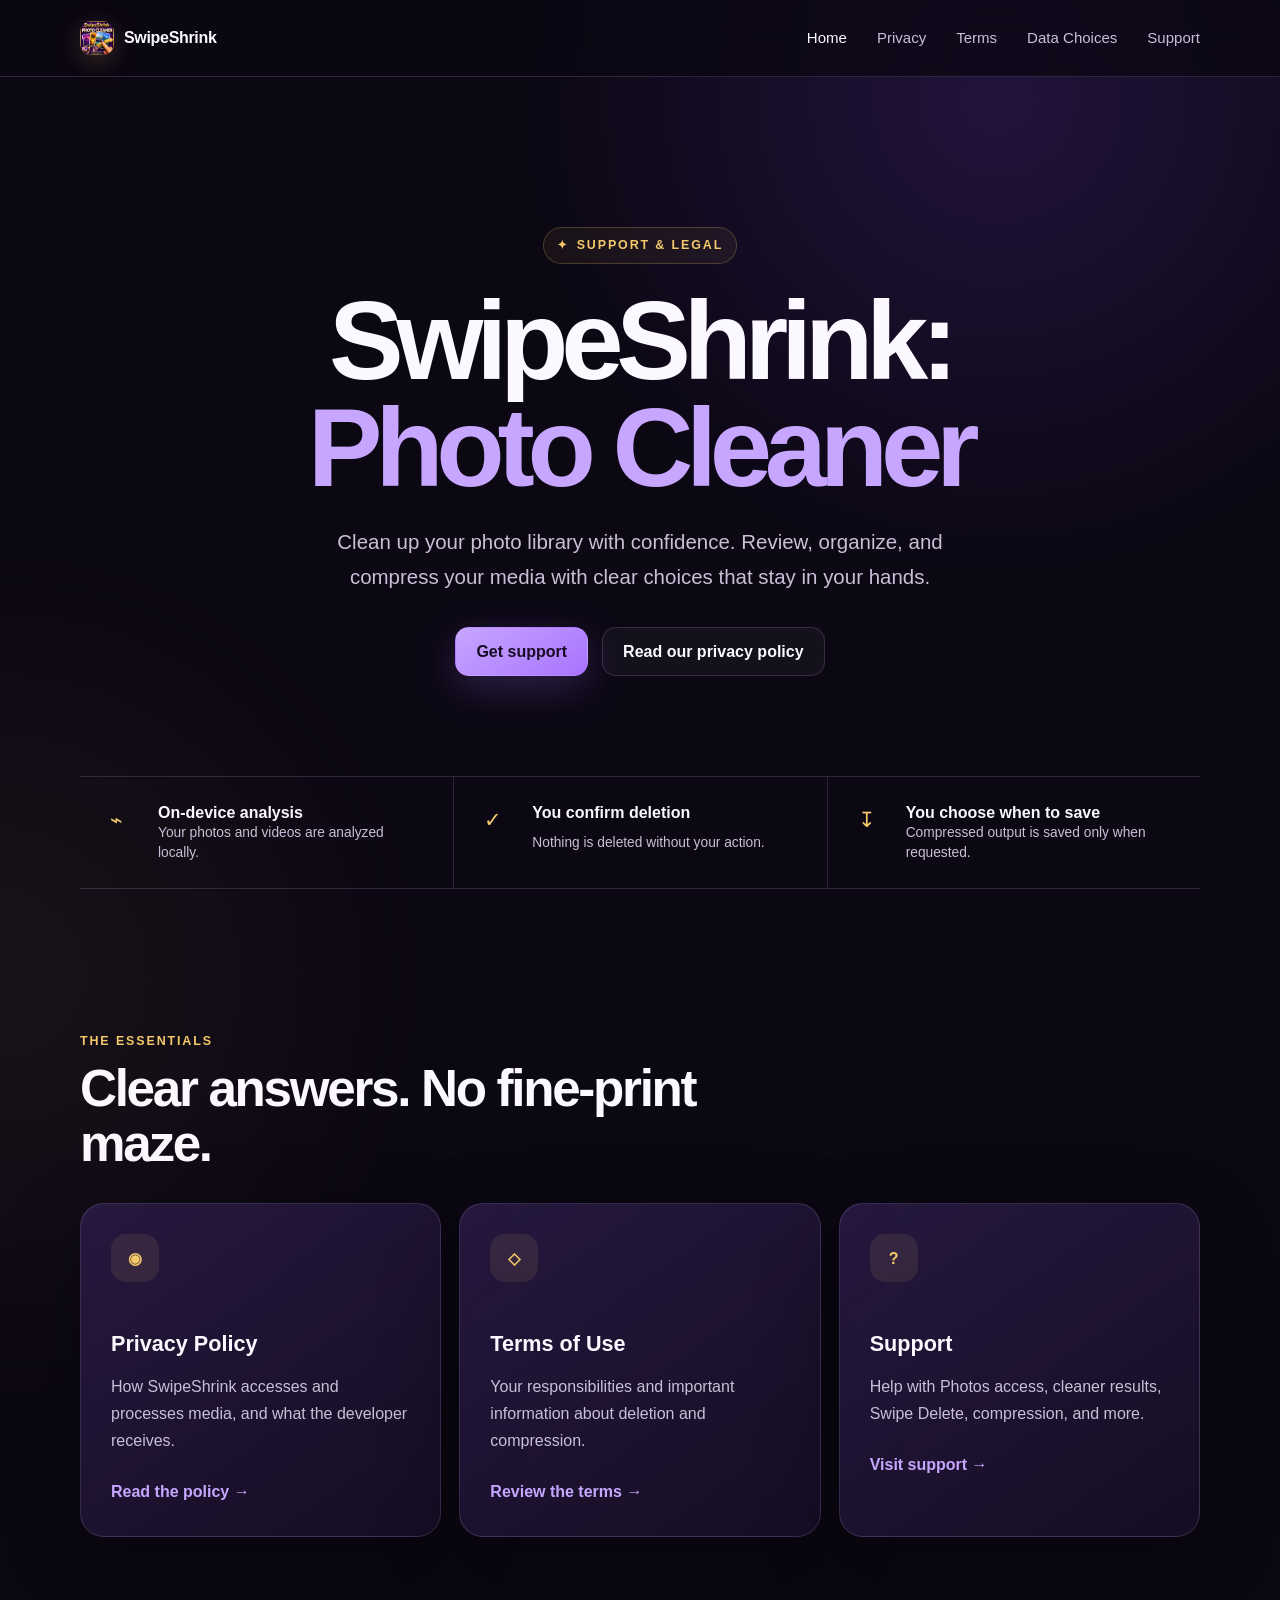
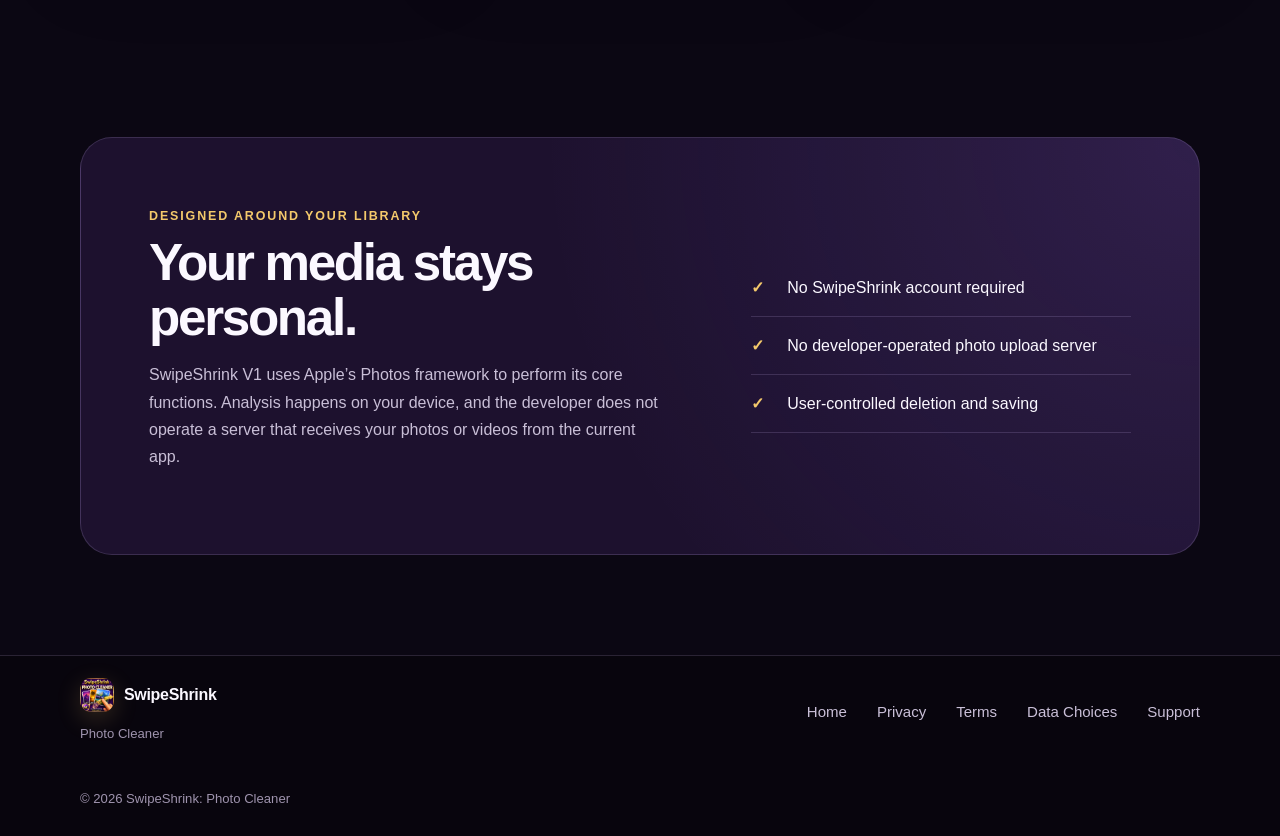
<file: index.html>
<!doctype html>
<html lang="en">
<head>
  <meta charset="utf-8">
  <meta name="viewport" content="width=device-width, initial-scale=1">
  <meta name="description" content="Official support and legal information for SwipeShrink: Photo Cleaner.">
  <title>SwipeShrink: Photo Cleaner — Support &amp; Legal</title>
  <link rel="icon" href="favicon.svg" type="image/svg+xml">
  <link rel="stylesheet" href="styles.css">
</head>
<body>
  <a class="skip-link" href="#main-content">Skip to main content</a>
  <header class="site-header">
    <nav class="nav wrap" aria-label="Primary navigation">
      <a class="brand" href="index.html" aria-label="SwipeShrink home"><img class="brand-mark" src="app-icon-192.png" width="34" height="34" alt="SwipeShrink app icon"><span>SwipeShrink</span></a>
      <div class="nav-links">
        <a href="index.html" aria-current="page">Home</a>
        <a href="privacy.html">Privacy</a>
        <a href="terms.html">Terms</a>
        <a href="data-choices.html">Data Choices</a>
        <a href="support.html">Support</a>
      </div>
    </nav>
  </header>

  <main id="main-content">
    <section class="hero wrap">
      <div class="eyebrow"><span aria-hidden="true">✦</span> Support &amp; legal</div>
      <h1>SwipeShrink:<br><span>Photo Cleaner</span></h1>
      <p class="hero-copy">Clean up your photo library with confidence. Review, organize, and compress your media with clear choices that stay in your hands.</p>
      <div class="hero-actions">
        <a class="button button-primary" href="support.html">Get support</a>
        <a class="button button-secondary" href="privacy.html">Read our privacy policy</a>
      </div>
      <div class="trust-strip" aria-label="Key privacy and safety principles">
        <div><span class="trust-icon" aria-hidden="true">⌁</span><strong>On-device analysis</strong><span>Your photos and videos are analyzed locally.</span></div>
        <div><span class="trust-icon" aria-hidden="true">✓</span><strong>You confirm deletion</strong><span>Nothing is deleted without your action.</span></div>
        <div><span class="trust-icon" aria-hidden="true">↧</span><strong>You choose when to save</strong><span>Compressed output is saved only when requested.</span></div>
      </div>
    </section>

    <section class="section wrap" aria-labelledby="essentials-title">
      <div class="section-heading">
        <p class="kicker">The essentials</p>
        <h2 id="essentials-title">Clear answers. No fine-print maze.</h2>
      </div>
      <div class="card-grid">
        <a class="link-card" href="privacy.html"><span class="card-icon" aria-hidden="true">◉</span><h3>Privacy Policy</h3><p>How SwipeShrink accesses and processes media, and what the developer receives.</p><span class="card-link">Read the policy <span aria-hidden="true">→</span></span></a>
        <a class="link-card" href="terms.html"><span class="card-icon" aria-hidden="true">◇</span><h3>Terms of Use</h3><p>Your responsibilities and important information about deletion and compression.</p><span class="card-link">Review the terms <span aria-hidden="true">→</span></span></a>
        <a class="link-card" href="support.html"><span class="card-icon" aria-hidden="true">?</span><h3>Support</h3><p>Help with Photos access, cleaner results, Swipe Delete, compression, and more.</p><span class="card-link">Visit support <span aria-hidden="true">→</span></span></a>
      </div>
    </section>

    <section class="section wrap">
      <div class="privacy-panel">
        <div>
          <p class="kicker">Designed around your library</p>
          <h2>Your media stays personal.</h2>
          <p>SwipeShrink V1 uses Apple’s Photos framework to perform its core functions. Analysis happens on your device, and the developer does not operate a server that receives your photos or videos from the current app.</p>
        </div>
        <ul class="check-list">
          <li>No SwipeShrink account required</li>
          <li>No developer-operated photo upload server</li>
          <li>User-controlled deletion and saving</li>
        </ul>
      </div>
    </section>
  </main>

  <footer class="site-footer">
    <div class="wrap footer-inner">
      <div><a class="brand footer-brand" href="index.html" aria-label="SwipeShrink home"><img class="brand-mark" src="app-icon-192.png" width="34" height="34" alt="SwipeShrink app icon"><span>SwipeShrink</span></a><p>Photo Cleaner</p></div>
      <nav class="footer-links" aria-label="Footer navigation"><a href="index.html">Home</a><a href="privacy.html">Privacy</a><a href="terms.html">Terms</a><a href="data-choices.html">Data Choices</a><a href="support.html">Support</a></nav>
      <p class="copyright">© 2026 SwipeShrink: Photo Cleaner</p>
    </div>
  </footer>
</body>
</html>
</file>
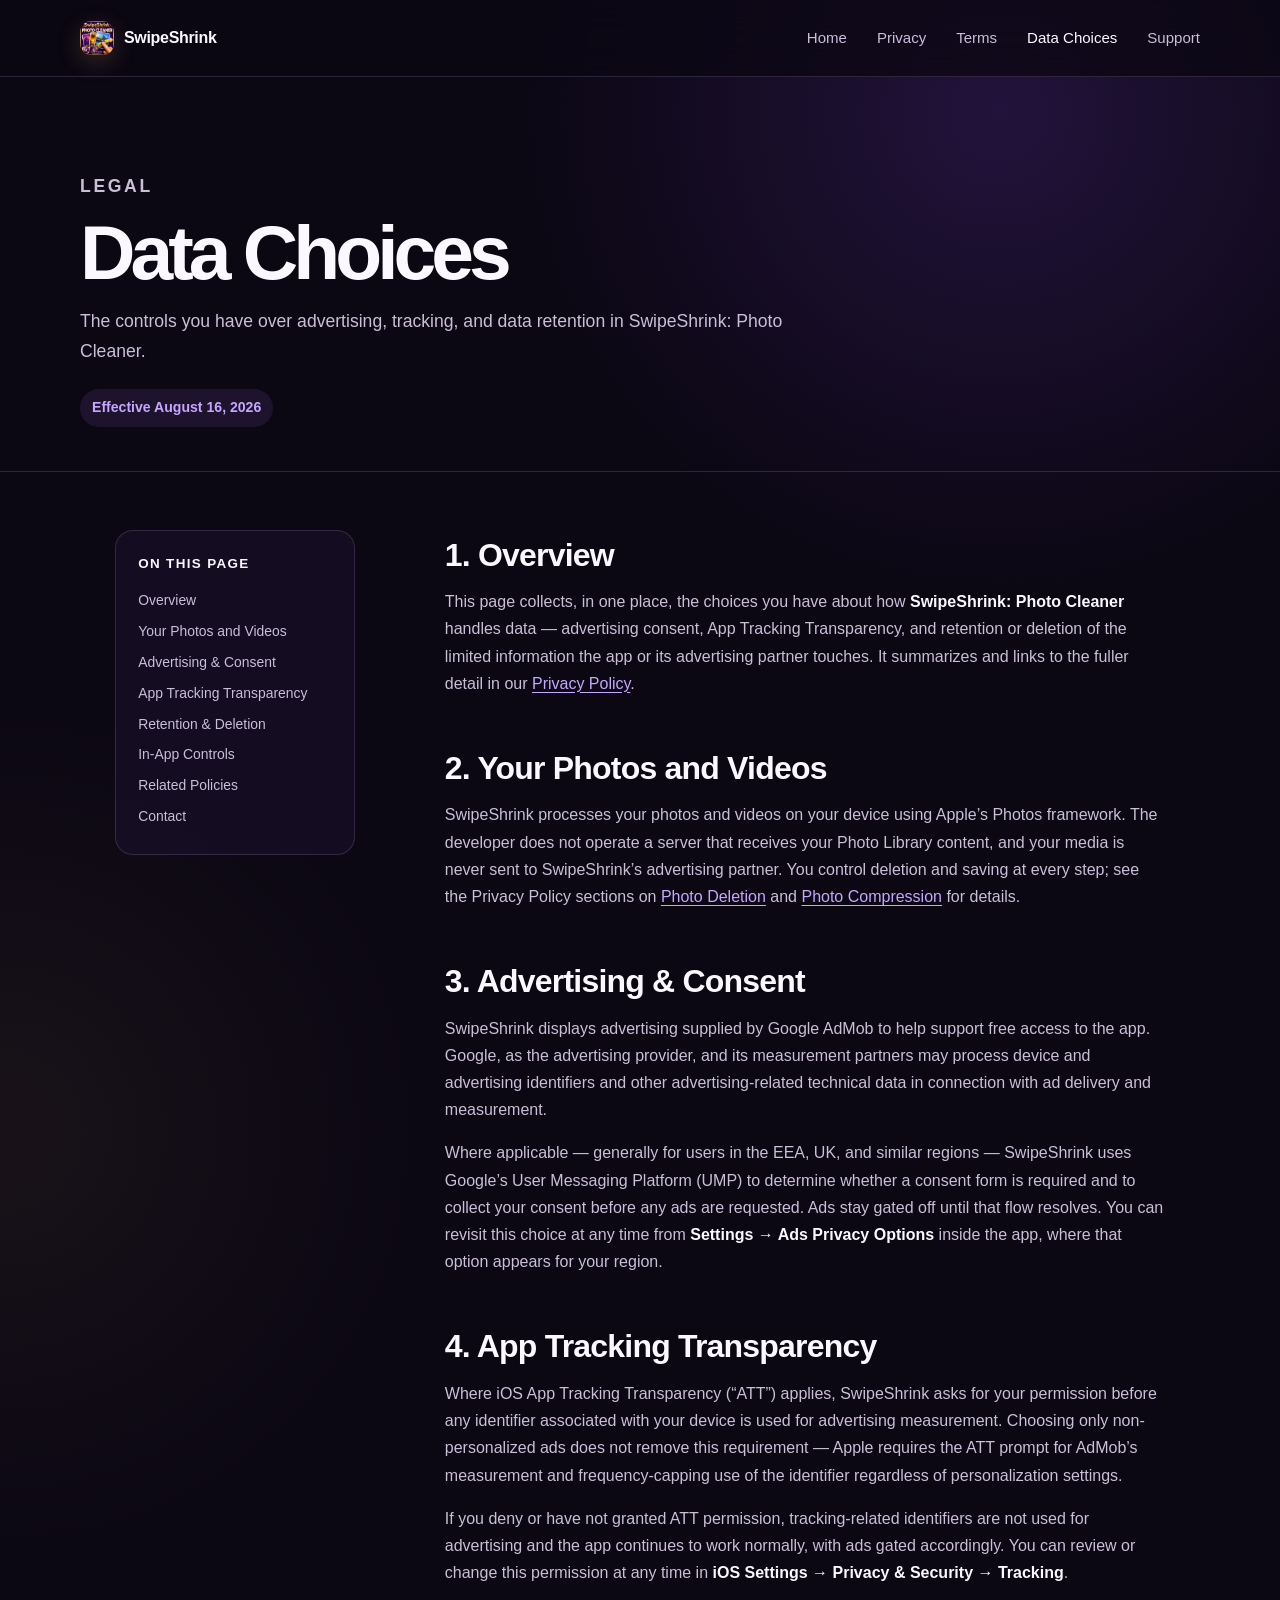
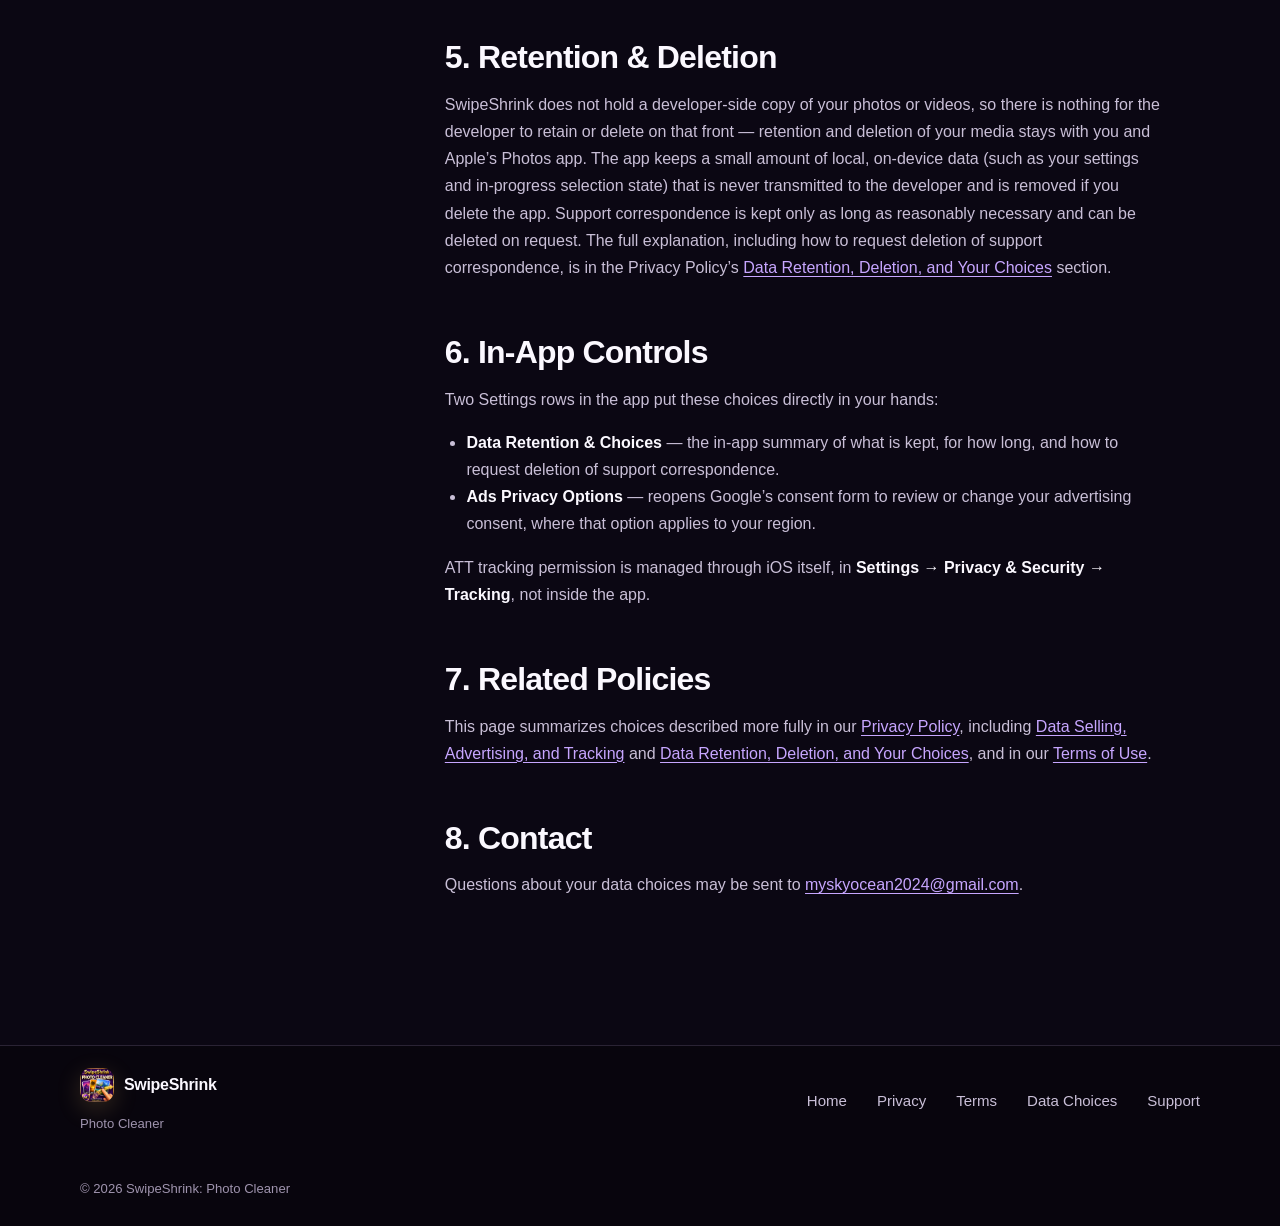
<file: data-choices.html>
<!doctype html>
<html lang="en">
<head>
  <meta charset="utf-8">
  <meta name="viewport" content="width=device-width, initial-scale=1">
  <meta name="description" content="Data Choices for SwipeShrink: Photo Cleaner — how to control advertising consent, tracking permission, and data retention.">
  <title>Data Choices — SwipeShrink: Photo Cleaner</title>
  <link rel="icon" href="favicon.svg" type="image/svg+xml">
  <link rel="stylesheet" href="styles.css">
</head>
<body>
  <a class="skip-link" href="#main-content">Skip to main content</a>
  <header class="site-header"><nav class="nav wrap" aria-label="Primary navigation"><a class="brand" href="index.html" aria-label="SwipeShrink home"><img class="brand-mark" src="app-icon-192.png" width="34" height="34" alt="SwipeShrink app icon"><span>SwipeShrink</span></a><div class="nav-links"><a href="index.html">Home</a><a href="privacy.html">Privacy</a><a href="terms.html">Terms</a><a href="data-choices.html" aria-current="page">Data Choices</a><a href="support.html">Support</a></div></nav></header>
  <main id="main-content">
    <header class="page-hero"><div class="wrap"><p class="kicker">Legal</p><h1>Data Choices</h1><p>The controls you have over advertising, tracking, and data retention in SwipeShrink: Photo Cleaner.</p><span class="effective-date">Effective August 16, 2026</span></div></header>
    <div class="document-layout wrap">
      <nav class="toc" aria-label="Data Choices contents"><strong>On this page</strong><a href="#overview">Overview</a><a href="#photos">Your Photos and Videos</a><a href="#advertising">Advertising &amp; Consent</a><a href="#tracking">App Tracking Transparency</a><a href="#retention">Retention &amp; Deletion</a><a href="#in-app">In-App Controls</a><a href="#related">Related Policies</a><a href="#contact">Contact</a></nav>
      <article class="legal-content">
        <section id="overview"><h2>1. Overview</h2><p>This page collects, in one place, the choices you have about how <strong>SwipeShrink: Photo Cleaner</strong> handles data — advertising consent, App Tracking Transparency, and retention or deletion of the limited information the app or its advertising partner touches. It summarizes and links to the fuller detail in our <a href="privacy.html">Privacy Policy</a>.</p></section>
        <section id="photos"><h2>2. Your Photos and Videos</h2><p>SwipeShrink processes your photos and videos on your device using Apple’s Photos framework. The developer does not operate a server that receives your Photo Library content, and your media is never sent to SwipeShrink’s advertising partner. You control deletion and saving at every step; see the Privacy Policy sections on <a href="privacy.html#deletion">Photo Deletion</a> and <a href="privacy.html#compression">Photo Compression</a> for details.</p></section>
        <section id="advertising"><h2>3. Advertising &amp; Consent</h2><p>SwipeShrink displays advertising supplied by Google AdMob to help support free access to the app. Google, as the advertising provider, and its measurement partners may process device and advertising identifiers and other advertising-related technical data in connection with ad delivery and measurement.</p><p>Where applicable — generally for users in the EEA, UK, and similar regions — SwipeShrink uses Google’s User Messaging Platform (UMP) to determine whether a consent form is required and to collect your consent before any ads are requested. Ads stay gated off until that flow resolves. You can revisit this choice at any time from <strong>Settings → Ads Privacy Options</strong> inside the app, where that option appears for your region.</p></section>
        <section id="tracking"><h2>4. App Tracking Transparency</h2><p>Where iOS App Tracking Transparency (“ATT”) applies, SwipeShrink asks for your permission before any identifier associated with your device is used for advertising measurement. Choosing only non-personalized ads does not remove this requirement — Apple requires the ATT prompt for AdMob’s measurement and frequency-capping use of the identifier regardless of personalization settings.</p><p>If you deny or have not granted ATT permission, tracking-related identifiers are not used for advertising and the app continues to work normally, with ads gated accordingly. You can review or change this permission at any time in <strong>iOS Settings → Privacy &amp; Security → Tracking</strong>.</p></section>
        <section id="retention"><h2>5. Retention &amp; Deletion</h2><p>SwipeShrink does not hold a developer-side copy of your photos or videos, so there is nothing for the developer to retain or delete on that front — retention and deletion of your media stays with you and Apple’s Photos app. The app keeps a small amount of local, on-device data (such as your settings and in-progress selection state) that is never transmitted to the developer and is removed if you delete the app. Support correspondence is kept only as long as reasonably necessary and can be deleted on request. The full explanation, including how to request deletion of support correspondence, is in the Privacy Policy’s <a href="privacy.html#retention">Data Retention, Deletion, and Your Choices</a> section.</p></section>
        <section id="in-app"><h2>6. In-App Controls</h2><p>Two Settings rows in the app put these choices directly in your hands:</p><ul><li><strong>Data Retention &amp; Choices</strong> — the in-app summary of what is kept, for how long, and how to request deletion of support correspondence.</li><li><strong>Ads Privacy Options</strong> — reopens Google’s consent form to review or change your advertising consent, where that option applies to your region.</li></ul><p>ATT tracking permission is managed through iOS itself, in <strong>Settings → Privacy &amp; Security → Tracking</strong>, not inside the app.</p></section>
        <section id="related"><h2>7. Related Policies</h2><p>This page summarizes choices described more fully in our <a href="privacy.html">Privacy Policy</a>, including <a href="privacy.html#selling">Data Selling, Advertising, and Tracking</a> and <a href="privacy.html#retention">Data Retention, Deletion, and Your Choices</a>, and in our <a href="terms.html">Terms of Use</a>.</p></section>
        <section id="contact"><h2>8. Contact</h2><p>Questions about your data choices may be sent to <a href="mailto:myskyocean2024@gmail.com">myskyocean2024@gmail.com</a>.</p></section>
      </article>
    </div>
  </main>
  <footer class="site-footer"><div class="wrap footer-inner"><div><a class="brand footer-brand" href="index.html" aria-label="SwipeShrink home"><img class="brand-mark" src="app-icon-192.png" width="34" height="34" alt="SwipeShrink app icon"><span>SwipeShrink</span></a><p>Photo Cleaner</p></div><nav class="footer-links" aria-label="Footer navigation"><a href="index.html">Home</a><a href="privacy.html">Privacy</a><a href="terms.html">Terms</a><a href="data-choices.html">Data Choices</a><a href="support.html">Support</a></nav><p class="copyright">© 2026 SwipeShrink: Photo Cleaner</p></div></footer>
</body>
</html>
</file>
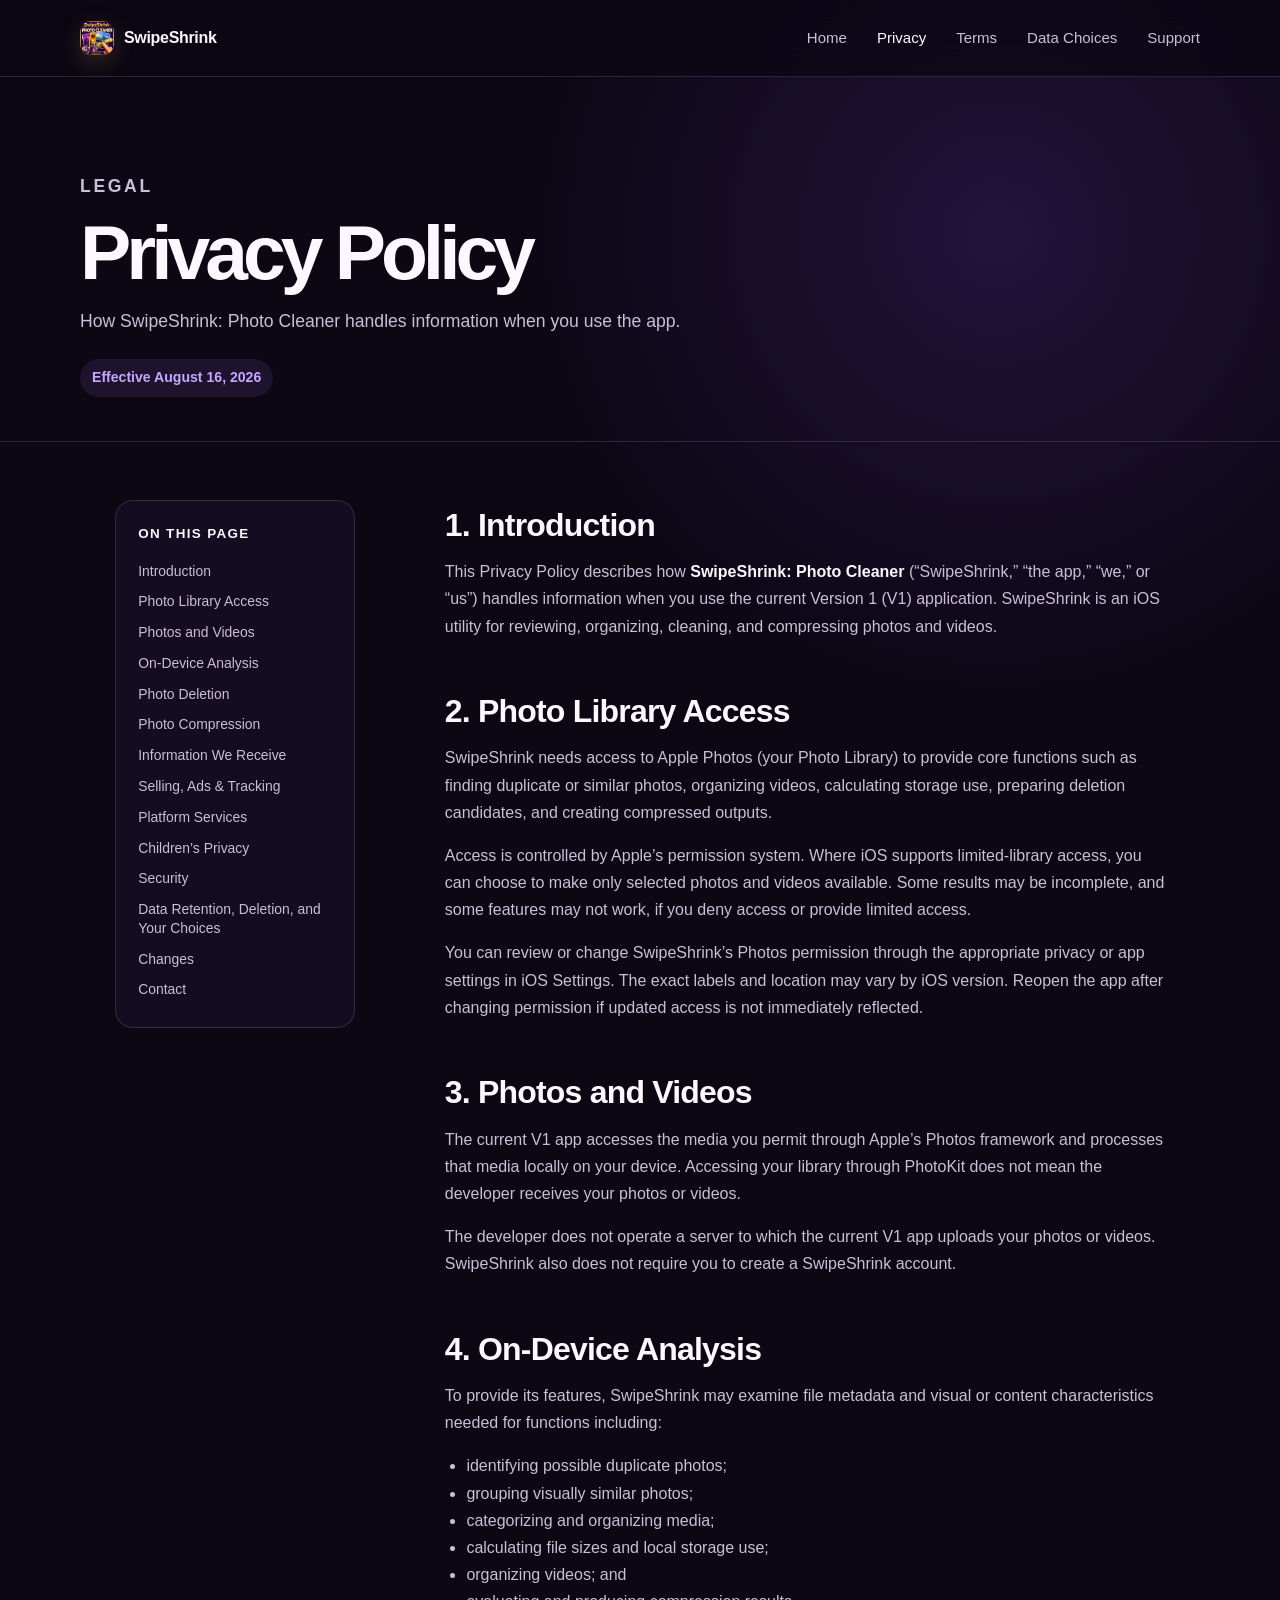
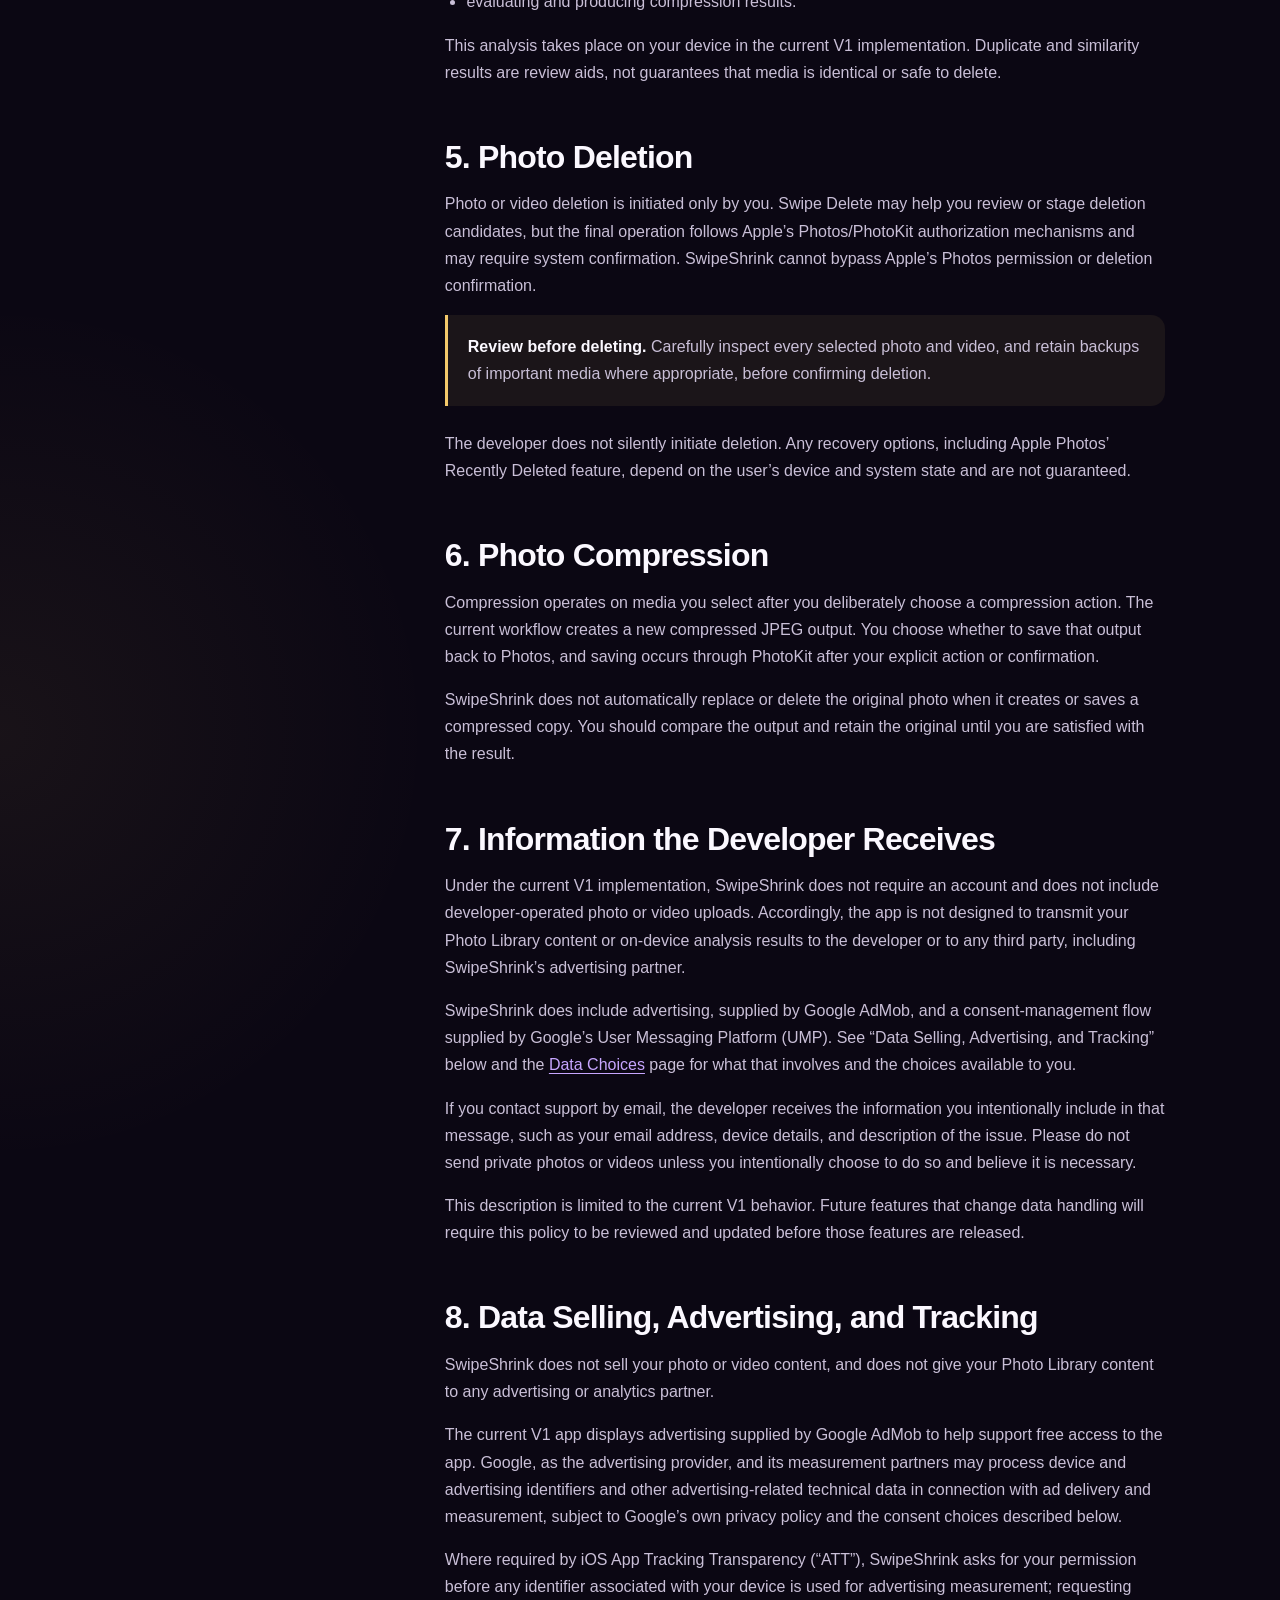
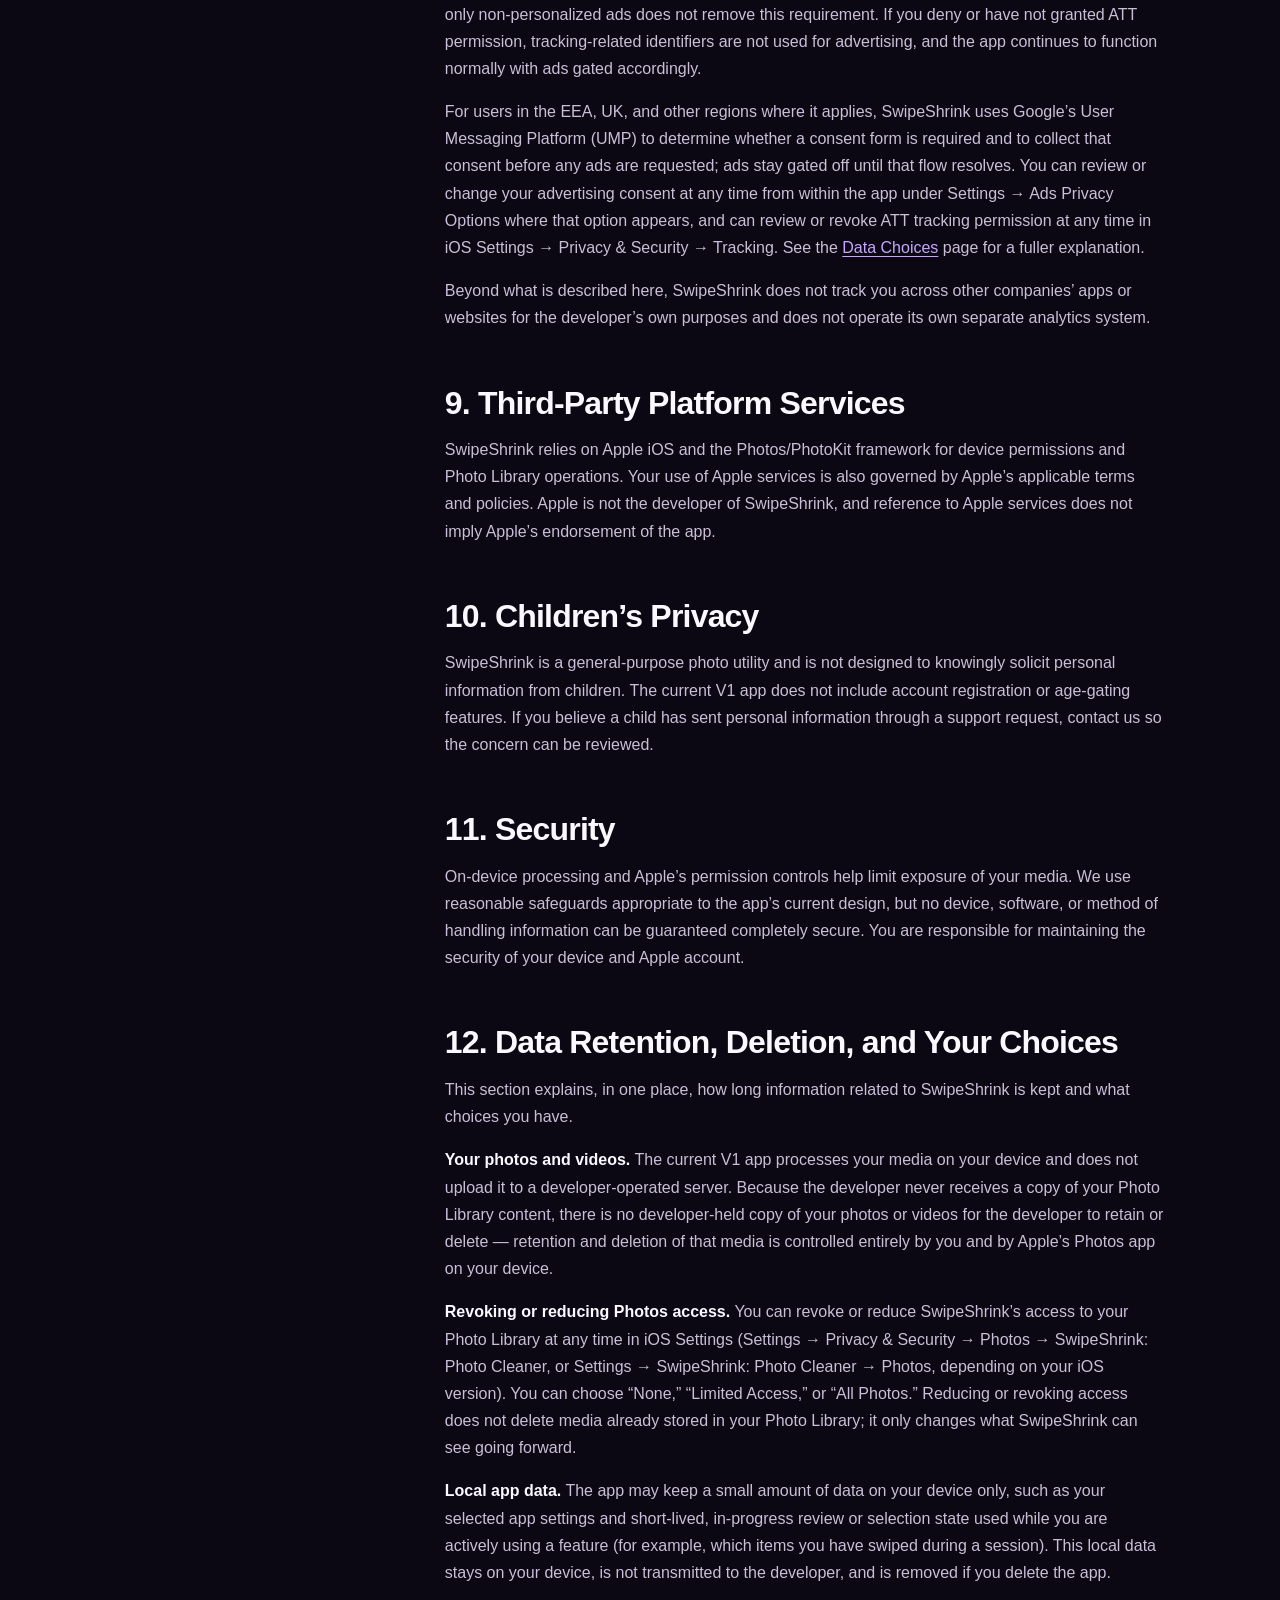
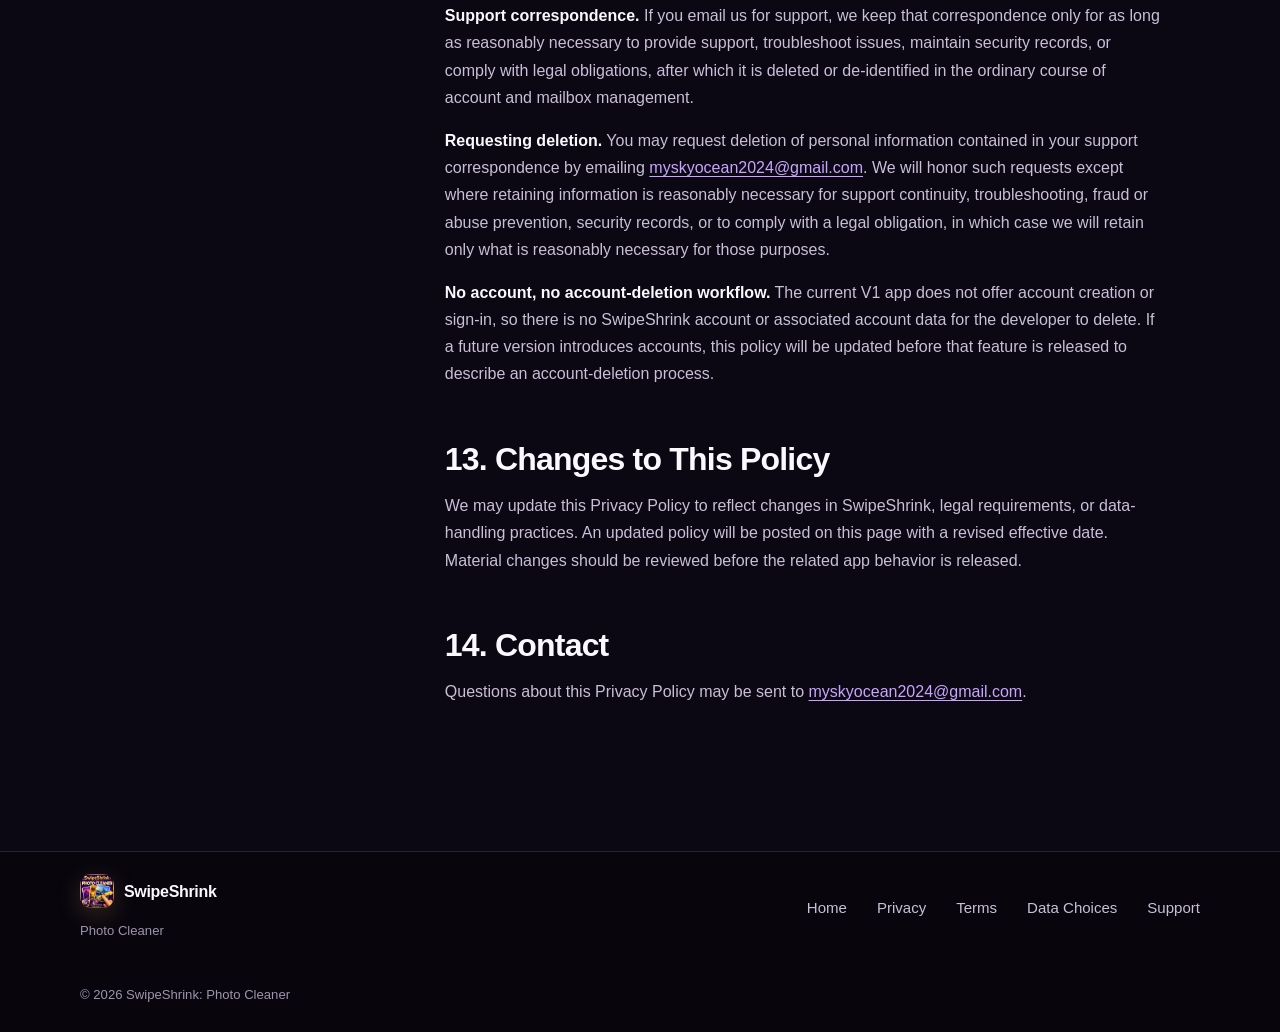
<file: privacy.html>
<!doctype html>
<html lang="en">
<head>
  <meta charset="utf-8">
  <meta name="viewport" content="width=device-width, initial-scale=1">
  <meta name="description" content="Privacy Policy for SwipeShrink: Photo Cleaner.">
  <title>Privacy Policy — SwipeShrink: Photo Cleaner</title>
  <link rel="icon" href="favicon.svg" type="image/svg+xml">
  <link rel="stylesheet" href="styles.css">
</head>
<body>
  <a class="skip-link" href="#main-content">Skip to main content</a>
  <header class="site-header"><nav class="nav wrap" aria-label="Primary navigation"><a class="brand" href="index.html" aria-label="SwipeShrink home"><img class="brand-mark" src="app-icon-192.png" width="34" height="34" alt="SwipeShrink app icon"><span>SwipeShrink</span></a><div class="nav-links"><a href="index.html">Home</a><a href="privacy.html" aria-current="page">Privacy</a><a href="terms.html">Terms</a><a href="data-choices.html">Data Choices</a><a href="support.html">Support</a></div></nav></header>
  <main id="main-content">
    <header class="page-hero"><div class="wrap"><p class="kicker">Legal</p><h1>Privacy Policy</h1><p>How SwipeShrink: Photo Cleaner handles information when you use the app.</p><span class="effective-date">Effective August 16, 2026</span></div></header>
    <div class="document-layout wrap">
      <nav class="toc" aria-label="Privacy Policy contents"><strong>On this page</strong><a href="#introduction">Introduction</a><a href="#photo-access">Photo Library Access</a><a href="#media">Photos and Videos</a><a href="#analysis">On-Device Analysis</a><a href="#deletion">Photo Deletion</a><a href="#compression">Photo Compression</a><a href="#developer-receives">Information We Receive</a><a href="#selling">Selling, Ads &amp; Tracking</a><a href="#platforms">Platform Services</a><a href="#children">Children’s Privacy</a><a href="#security">Security</a><a href="#retention">Data Retention, Deletion, and Your Choices</a><a href="#changes">Changes</a><a href="#contact">Contact</a></nav>
      <article class="legal-content">
        <section id="introduction"><h2>1. Introduction</h2><p>This Privacy Policy describes how <strong>SwipeShrink: Photo Cleaner</strong> (“SwipeShrink,” “the app,” “we,” or “us”) handles information when you use the current Version 1 (V1) application. SwipeShrink is an iOS utility for reviewing, organizing, cleaning, and compressing photos and videos.</p></section>
        <section id="photo-access"><h2>2. Photo Library Access</h2><p>SwipeShrink needs access to Apple Photos (your Photo Library) to provide core functions such as finding duplicate or similar photos, organizing videos, calculating storage use, preparing deletion candidates, and creating compressed outputs.</p><p>Access is controlled by Apple’s permission system. Where iOS supports limited-library access, you can choose to make only selected photos and videos available. Some results may be incomplete, and some features may not work, if you deny access or provide limited access.</p><p>You can review or change SwipeShrink’s Photos permission through the appropriate privacy or app settings in iOS Settings. The exact labels and location may vary by iOS version. Reopen the app after changing permission if updated access is not immediately reflected.</p></section>
        <section id="media"><h2>3. Photos and Videos</h2><p>The current V1 app accesses the media you permit through Apple’s Photos framework and processes that media locally on your device. Accessing your library through PhotoKit does not mean the developer receives your photos or videos.</p><p>The developer does not operate a server to which the current V1 app uploads your photos or videos. SwipeShrink also does not require you to create a SwipeShrink account.</p></section>
        <section id="analysis"><h2>4. On-Device Analysis</h2><p>To provide its features, SwipeShrink may examine file metadata and visual or content characteristics needed for functions including:</p><ul><li>identifying possible duplicate photos;</li><li>grouping visually similar photos;</li><li>categorizing and organizing media;</li><li>calculating file sizes and local storage use;</li><li>organizing videos; and</li><li>evaluating and producing compression results.</li></ul><p>This analysis takes place on your device in the current V1 implementation. Duplicate and similarity results are review aids, not guarantees that media is identical or safe to delete.</p></section>
        <section id="deletion"><h2>5. Photo Deletion</h2><p>Photo or video deletion is initiated only by you. Swipe Delete may help you review or stage deletion candidates, but the final operation follows Apple’s Photos/PhotoKit authorization mechanisms and may require system confirmation. SwipeShrink cannot bypass Apple’s Photos permission or deletion confirmation.</p><div class="notice"><strong>Review before deleting.</strong> Carefully inspect every selected photo and video, and retain backups of important media where appropriate, before confirming deletion.</div><p>The developer does not silently initiate deletion. Any recovery options, including Apple Photos’ Recently Deleted feature, depend on the user’s device and system state and are not guaranteed.</p></section>
        <section id="compression"><h2>6. Photo Compression</h2><p>Compression operates on media you select after you deliberately choose a compression action. The current workflow creates a new compressed JPEG output. You choose whether to save that output back to Photos, and saving occurs through PhotoKit after your explicit action or confirmation.</p><p>SwipeShrink does not automatically replace or delete the original photo when it creates or saves a compressed copy. You should compare the output and retain the original until you are satisfied with the result.</p></section>
        <section id="developer-receives"><h2>7. Information the Developer Receives</h2><p>Under the current V1 implementation, SwipeShrink does not require an account and does not include developer-operated photo or video uploads. Accordingly, the app is not designed to transmit your Photo Library content or on-device analysis results to the developer or to any third party, including SwipeShrink’s advertising partner.</p><p>SwipeShrink does include advertising, supplied by Google AdMob, and a consent-management flow supplied by Google’s User Messaging Platform (UMP). See “Data Selling, Advertising, and Tracking” below and the <a href="data-choices.html">Data Choices</a> page for what that involves and the choices available to you.</p><p>If you contact support by email, the developer receives the information you intentionally include in that message, such as your email address, device details, and description of the issue. Please do not send private photos or videos unless you intentionally choose to do so and believe it is necessary.</p><p>This description is limited to the current V1 behavior. Future features that change data handling will require this policy to be reviewed and updated before those features are released.</p></section>
        <section id="selling"><h2>8. Data Selling, Advertising, and Tracking</h2><p>SwipeShrink does not sell your photo or video content, and does not give your Photo Library content to any advertising or analytics partner.</p><p>The current V1 app displays advertising supplied by Google AdMob to help support free access to the app. Google, as the advertising provider, and its measurement partners may process device and advertising identifiers and other advertising-related technical data in connection with ad delivery and measurement, subject to Google’s own privacy policy and the consent choices described below.</p><p>Where required by iOS App Tracking Transparency (“ATT”), SwipeShrink asks for your permission before any identifier associated with your device is used for advertising measurement; requesting only non-personalized ads does not remove this requirement. If you deny or have not granted ATT permission, tracking-related identifiers are not used for advertising, and the app continues to function normally with ads gated accordingly.</p><p>For users in the EEA, UK, and other regions where it applies, SwipeShrink uses Google’s User Messaging Platform (UMP) to determine whether a consent form is required and to collect that consent before any ads are requested; ads stay gated off until that flow resolves. You can review or change your advertising consent at any time from within the app under Settings → Ads Privacy Options where that option appears, and can review or revoke ATT tracking permission at any time in iOS Settings → Privacy &amp; Security → Tracking. See the <a href="data-choices.html">Data Choices</a> page for a fuller explanation.</p><p>Beyond what is described here, SwipeShrink does not track you across other companies’ apps or websites for the developer’s own purposes and does not operate its own separate analytics system.</p></section>
        <section id="platforms"><h2>9. Third-Party Platform Services</h2><p>SwipeShrink relies on Apple iOS and the Photos/PhotoKit framework for device permissions and Photo Library operations. Your use of Apple services is also governed by Apple’s applicable terms and policies. Apple is not the developer of SwipeShrink, and reference to Apple services does not imply Apple’s endorsement of the app.</p></section>
        <section id="children"><h2>10. Children’s Privacy</h2><p>SwipeShrink is a general-purpose photo utility and is not designed to knowingly solicit personal information from children. The current V1 app does not include account registration or age-gating features. If you believe a child has sent personal information through a support request, contact us so the concern can be reviewed.</p></section>
        <section id="security"><h2>11. Security</h2><p>On-device processing and Apple’s permission controls help limit exposure of your media. We use reasonable safeguards appropriate to the app’s current design, but no device, software, or method of handling information can be guaranteed completely secure. You are responsible for maintaining the security of your device and Apple account.</p></section>
        <section id="retention"><h2>12. Data Retention, Deletion, and Your Choices</h2><p>This section explains, in one place, how long information related to SwipeShrink is kept and what choices you have.</p><p><strong>Your photos and videos.</strong> The current V1 app processes your media on your device and does not upload it to a developer-operated server. Because the developer never receives a copy of your Photo Library content, there is no developer-held copy of your photos or videos for the developer to retain or delete — retention and deletion of that media is controlled entirely by you and by Apple’s Photos app on your device.</p><p><strong>Revoking or reducing Photos access.</strong> You can revoke or reduce SwipeShrink’s access to your Photo Library at any time in iOS Settings (Settings → Privacy &amp; Security → Photos → SwipeShrink: Photo Cleaner, or Settings → SwipeShrink: Photo Cleaner → Photos, depending on your iOS version). You can choose “None,” “Limited Access,” or “All Photos.” Reducing or revoking access does not delete media already stored in your Photo Library; it only changes what SwipeShrink can see going forward.</p><p><strong>Local app data.</strong> The app may keep a small amount of data on your device only, such as your selected app settings and short-lived, in-progress review or selection state used while you are actively using a feature (for example, which items you have swiped during a session). This local data stays on your device, is not transmitted to the developer, and is removed if you delete the app.</p><p><strong>Support correspondence.</strong> If you email us for support, we keep that correspondence only for as long as reasonably necessary to provide support, troubleshoot issues, maintain security records, or comply with legal obligations, after which it is deleted or de-identified in the ordinary course of account and mailbox management.</p><p><strong>Requesting deletion.</strong> You may request deletion of personal information contained in your support correspondence by emailing <a href="mailto:myskyocean2024@gmail.com">myskyocean2024@gmail.com</a>. We will honor such requests except where retaining information is reasonably necessary for support continuity, troubleshooting, fraud or abuse prevention, security records, or to comply with a legal obligation, in which case we will retain only what is reasonably necessary for those purposes.</p><p><strong>No account, no account-deletion workflow.</strong> The current V1 app does not offer account creation or sign-in, so there is no SwipeShrink account or associated account data for the developer to delete. If a future version introduces accounts, this policy will be updated before that feature is released to describe an account-deletion process.</p></section>
        <section id="changes"><h2>13. Changes to This Policy</h2><p>We may update this Privacy Policy to reflect changes in SwipeShrink, legal requirements, or data-handling practices. An updated policy will be posted on this page with a revised effective date. Material changes should be reviewed before the related app behavior is released.</p></section>
        <section id="contact"><h2>14. Contact</h2><p>Questions about this Privacy Policy may be sent to <a href="mailto:myskyocean2024@gmail.com">myskyocean2024@gmail.com</a>.</p></section>
      </article>
    </div>
  </main>
  <footer class="site-footer"><div class="wrap footer-inner"><div><a class="brand footer-brand" href="index.html" aria-label="SwipeShrink home"><img class="brand-mark" src="app-icon-192.png" width="34" height="34" alt="SwipeShrink app icon"><span>SwipeShrink</span></a><p>Photo Cleaner</p></div><nav class="footer-links" aria-label="Footer navigation"><a href="index.html">Home</a><a href="privacy.html">Privacy</a><a href="terms.html">Terms</a><a href="data-choices.html">Data Choices</a><a href="support.html">Support</a></nav><p class="copyright">© 2026 SwipeShrink: Photo Cleaner</p></div></footer>
</body>
</html>
</file>
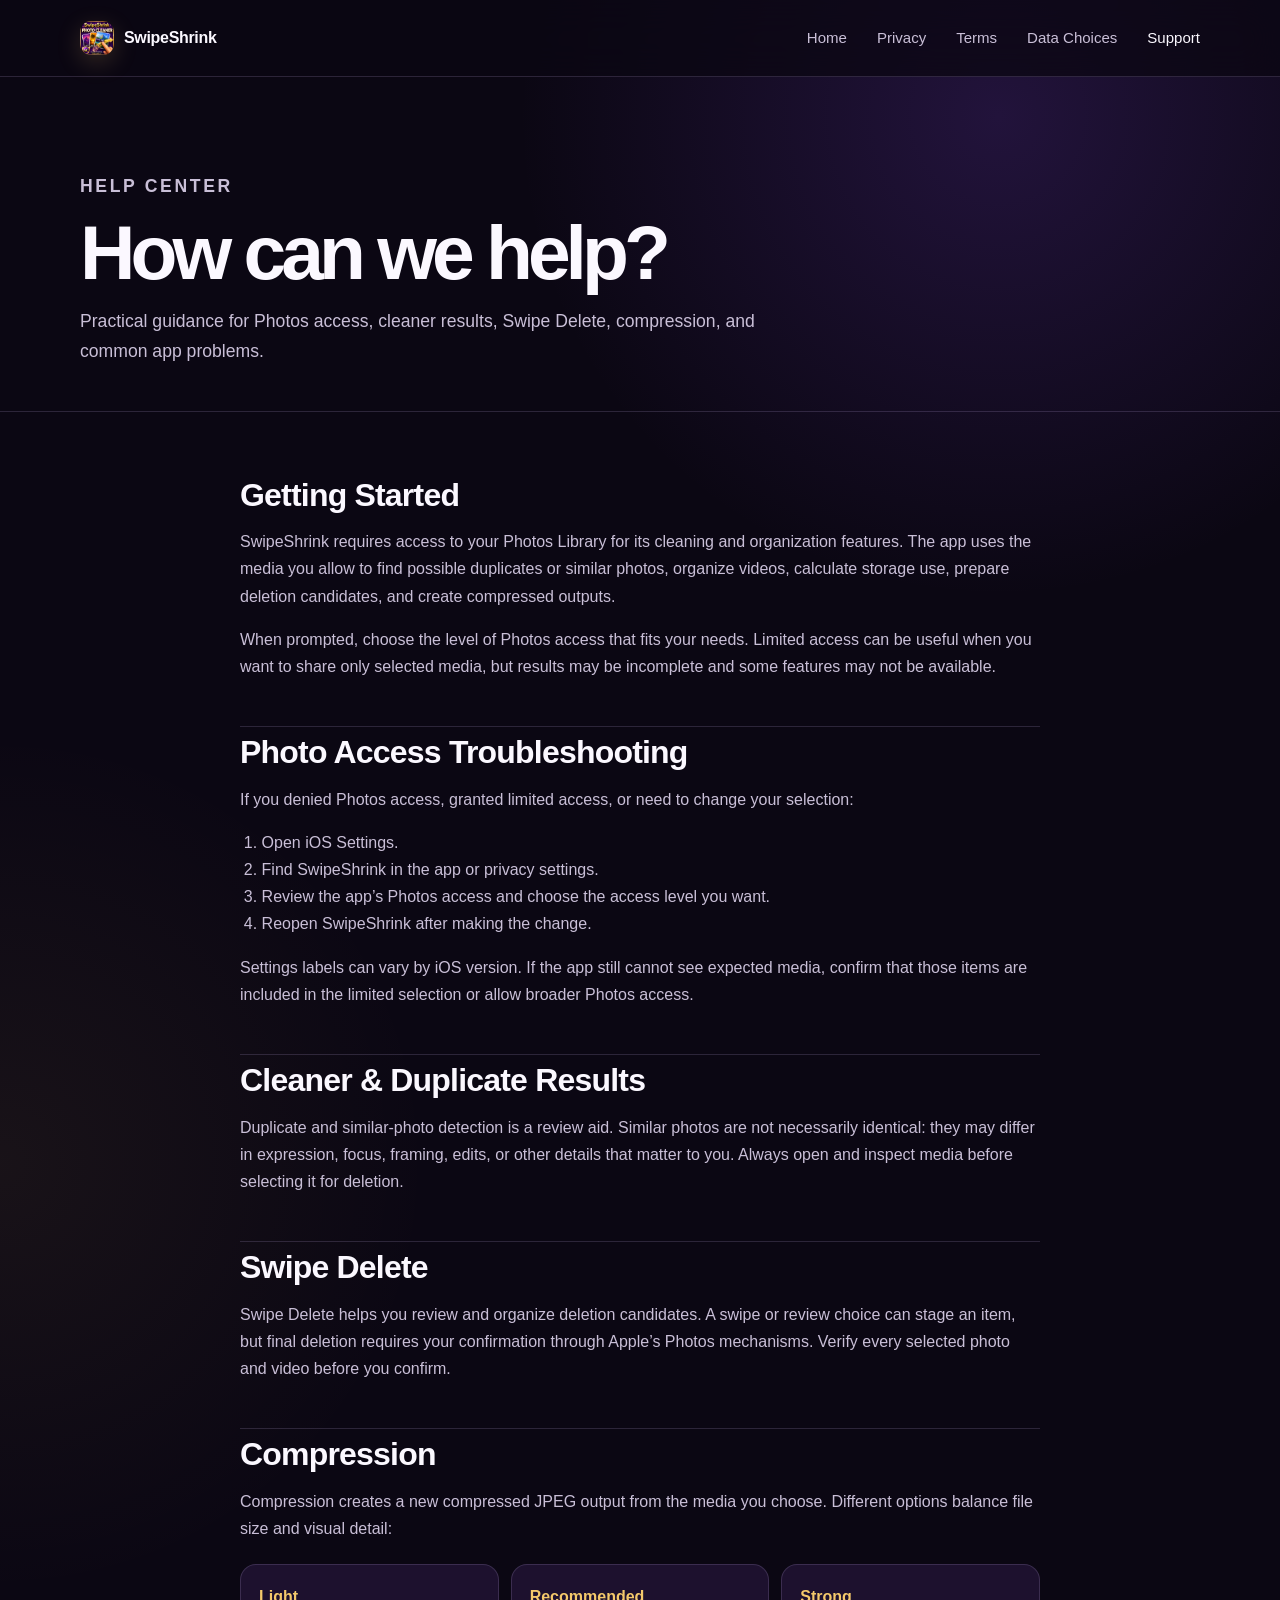
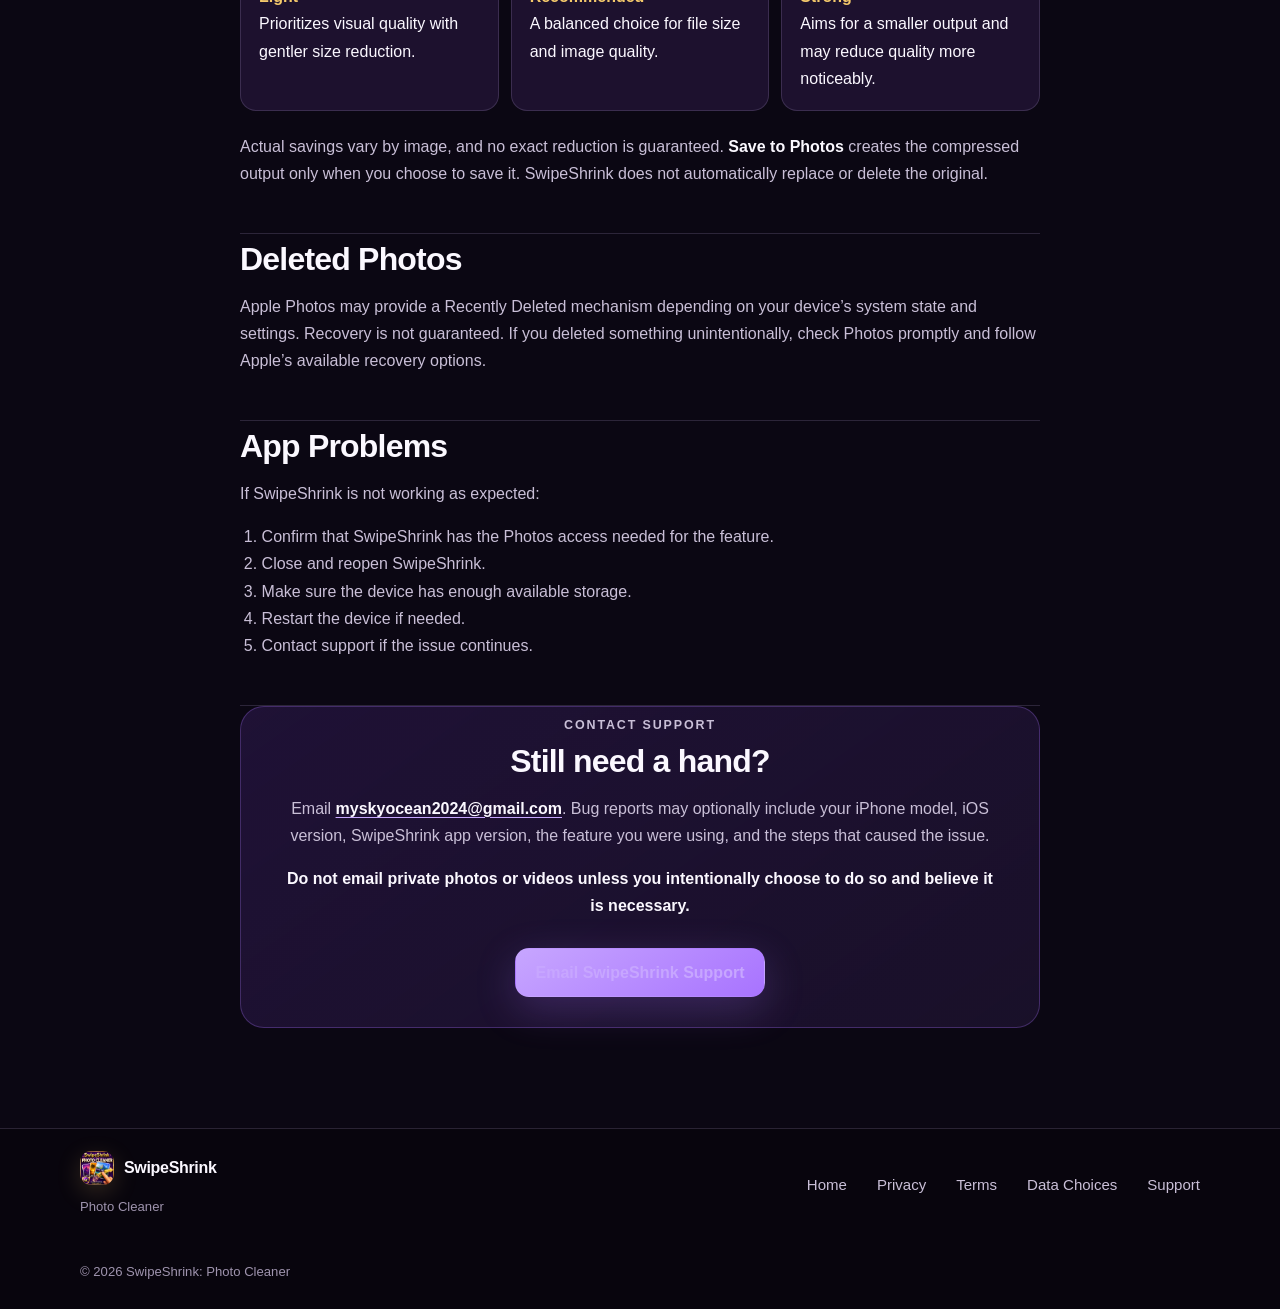
<file: support.html>
<!doctype html>
<html lang="en">
<head>
  <meta charset="utf-8">
  <meta name="viewport" content="width=device-width, initial-scale=1">
  <meta name="description" content="Support and frequently asked questions for SwipeShrink: Photo Cleaner.">
  <title>Support — SwipeShrink: Photo Cleaner</title>
  <link rel="icon" href="favicon.svg" type="image/svg+xml">
  <link rel="stylesheet" href="styles.css">
</head>
<body>
  <a class="skip-link" href="#main-content">Skip to main content</a>
  <header class="site-header"><nav class="nav wrap" aria-label="Primary navigation"><a class="brand" href="index.html" aria-label="SwipeShrink home"><img class="brand-mark" src="app-icon-192.png" width="34" height="34" alt="SwipeShrink app icon"><span>SwipeShrink</span></a><div class="nav-links"><a href="index.html">Home</a><a href="privacy.html">Privacy</a><a href="terms.html">Terms</a><a href="data-choices.html">Data Choices</a><a href="support.html" aria-current="page">Support</a></div></nav></header>
  <main id="main-content">
    <header class="page-hero"><div class="wrap"><p class="kicker">Help center</p><h1>How can we help?</h1><p>Practical guidance for Photos access, cleaner results, Swipe Delete, compression, and common app problems.</p></div></header>
    <article class="support-content wrap">
      <section class="faq-section" id="getting-started"><h2>Getting Started</h2><p>SwipeShrink requires access to your Photos Library for its cleaning and organization features. The app uses the media you allow to find possible duplicates or similar photos, organize videos, calculate storage use, prepare deletion candidates, and create compressed outputs.</p><p>When prompted, choose the level of Photos access that fits your needs. Limited access can be useful when you want to share only selected media, but results may be incomplete and some features may not be available.</p></section>

      <section class="faq-section" id="photo-access"><h2>Photo Access Troubleshooting</h2><p>If you denied Photos access, granted limited access, or need to change your selection:</p><ol><li>Open iOS Settings.</li><li>Find SwipeShrink in the app or privacy settings.</li><li>Review the app’s Photos access and choose the access level you want.</li><li>Reopen SwipeShrink after making the change.</li></ol><p>Settings labels can vary by iOS version. If the app still cannot see expected media, confirm that those items are included in the limited selection or allow broader Photos access.</p></section>

      <section class="faq-section" id="cleaner-results"><h2>Cleaner &amp; Duplicate Results</h2><p>Duplicate and similar-photo detection is a review aid. Similar photos are not necessarily identical: they may differ in expression, focus, framing, edits, or other details that matter to you. Always open and inspect media before selecting it for deletion.</p></section>

      <section class="faq-section" id="swipe-delete"><h2>Swipe Delete</h2><p>Swipe Delete helps you review and organize deletion candidates. A swipe or review choice can stage an item, but final deletion requires your confirmation through Apple’s Photos mechanisms. Verify every selected photo and video before you confirm.</p></section>

      <section class="faq-section" id="compression"><h2>Compression</h2><p>Compression creates a new compressed JPEG output from the media you choose. Different options balance file size and visual detail:</p><div class="option-grid"><div class="option"><strong>Light</strong><span>Prioritizes visual quality with gentler size reduction.</span></div><div class="option"><strong>Recommended</strong><span>A balanced choice for file size and image quality.</span></div><div class="option"><strong>Strong</strong><span>Aims for a smaller output and may reduce quality more noticeably.</span></div></div><p>Actual savings vary by image, and no exact reduction is guaranteed. <strong>Save to Photos</strong> creates the compressed output only when you choose to save it. SwipeShrink does not automatically replace or delete the original.</p></section>

      <section class="faq-section" id="deleted-photos"><h2>Deleted Photos</h2><p>Apple Photos may provide a Recently Deleted mechanism depending on your device’s system state and settings. Recovery is not guaranteed. If you deleted something unintentionally, check Photos promptly and follow Apple’s available recovery options.</p></section>

      <section class="faq-section" id="app-problems"><h2>App Problems</h2><p>If SwipeShrink is not working as expected:</p><ol><li>Confirm that SwipeShrink has the Photos access needed for the feature.</li><li>Close and reopen SwipeShrink.</li><li>Make sure the device has enough available storage.</li><li>Restart the device if needed.</li><li>Contact support if the issue continues.</li></ol></section>

      <section id="contact" class="contact-panel"><p class="kicker">Contact support</p><h2>Still need a hand?</h2><p>Email <a href="mailto:myskyocean2024@gmail.com"><strong>myskyocean2024@gmail.com</strong></a>. Bug reports may optionally include your iPhone model, iOS version, SwipeShrink app version, the feature you were using, and the steps that caused the issue.</p><p><strong>Do not email private photos or videos unless you intentionally choose to do so and believe it is necessary.</strong></p><a class="button button-primary" href="mailto:myskyocean2024@gmail.com">Email SwipeShrink Support</a></section>
    </article>
  </main>
  <footer class="site-footer"><div class="wrap footer-inner"><div><a class="brand footer-brand" href="index.html" aria-label="SwipeShrink home"><img class="brand-mark" src="app-icon-192.png" width="34" height="34" alt="SwipeShrink app icon"><span>SwipeShrink</span></a><p>Photo Cleaner</p></div><nav class="footer-links" aria-label="Footer navigation"><a href="index.html">Home</a><a href="privacy.html">Privacy</a><a href="terms.html">Terms</a><a href="data-choices.html">Data Choices</a><a href="support.html">Support</a></nav><p class="copyright">© 2026 SwipeShrink: Photo Cleaner</p></div></footer>
</body>
</html>
</file>
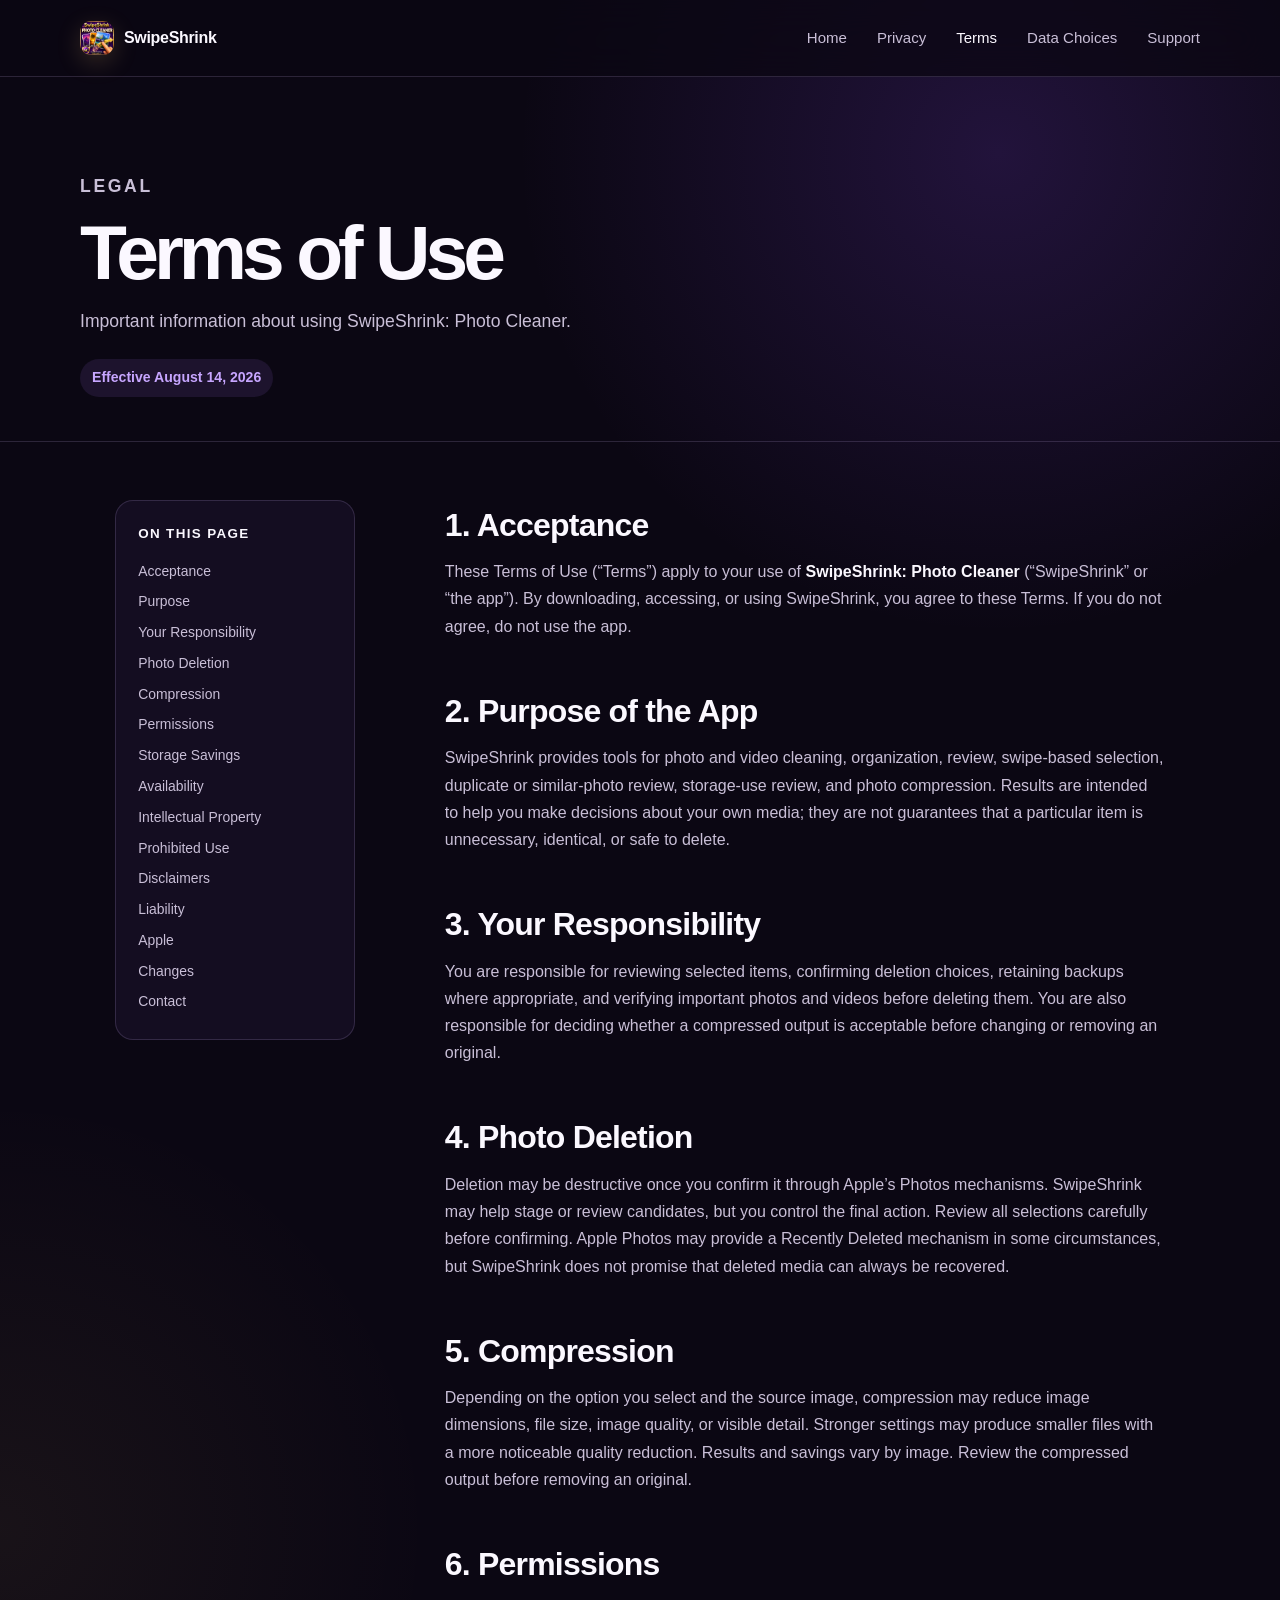
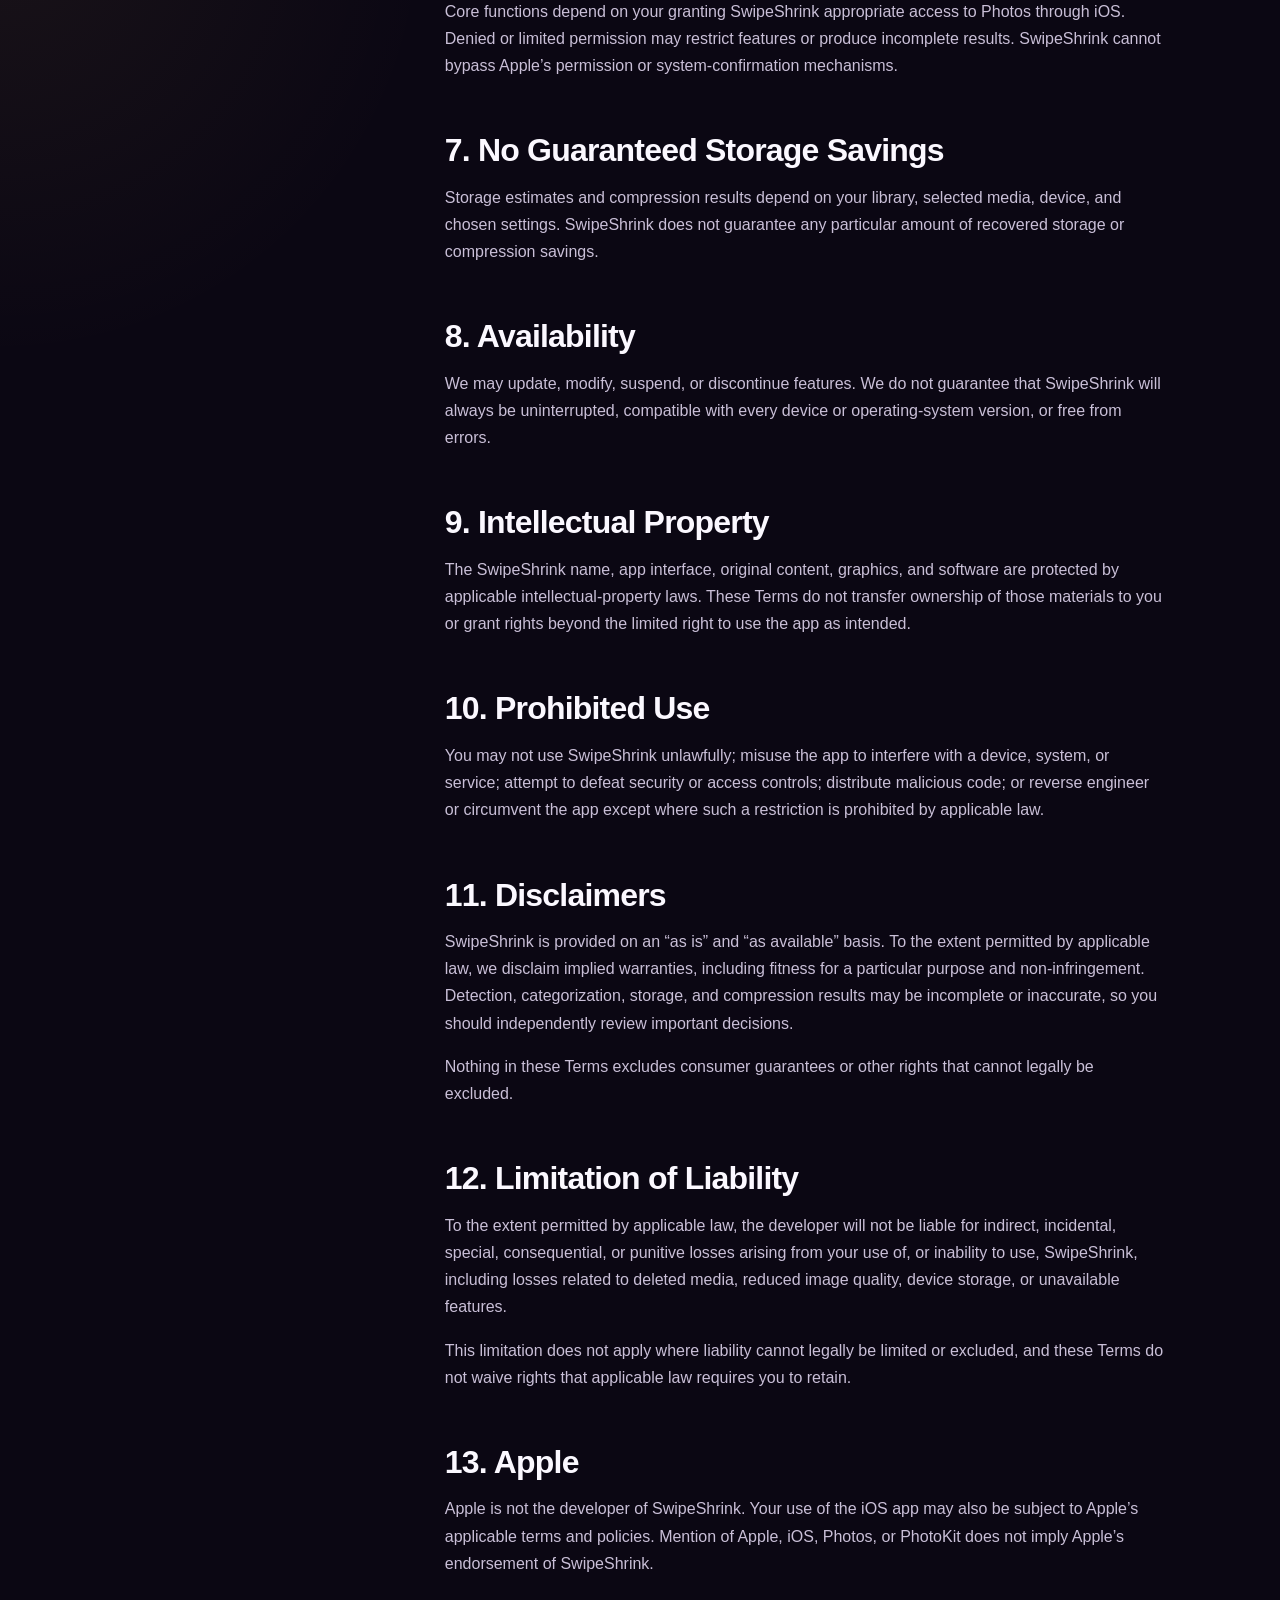
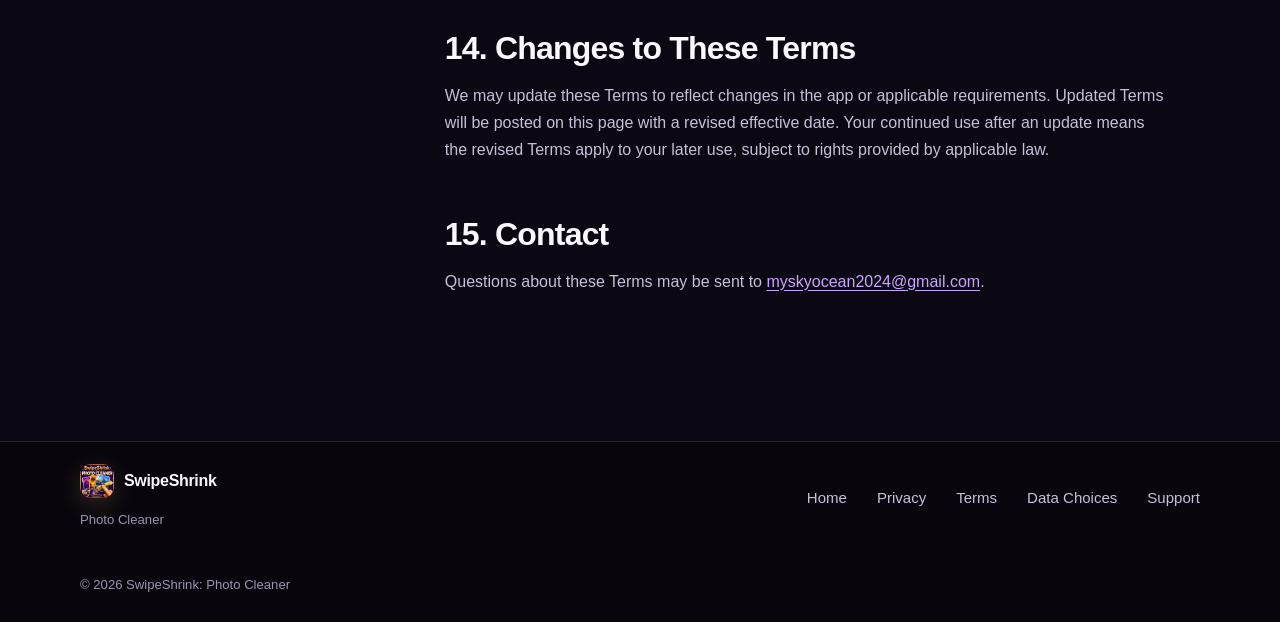
<file: terms.html>
<!doctype html>
<html lang="en">
<head>
  <meta charset="utf-8">
  <meta name="viewport" content="width=device-width, initial-scale=1">
  <meta name="description" content="Terms of Use for SwipeShrink: Photo Cleaner.">
  <title>Terms of Use — SwipeShrink: Photo Cleaner</title>
  <link rel="icon" href="favicon.svg" type="image/svg+xml">
  <link rel="stylesheet" href="styles.css">
</head>
<body>
  <a class="skip-link" href="#main-content">Skip to main content</a>
  <header class="site-header"><nav class="nav wrap" aria-label="Primary navigation"><a class="brand" href="index.html" aria-label="SwipeShrink home"><img class="brand-mark" src="app-icon-192.png" width="34" height="34" alt="SwipeShrink app icon"><span>SwipeShrink</span></a><div class="nav-links"><a href="index.html">Home</a><a href="privacy.html">Privacy</a><a href="terms.html" aria-current="page">Terms</a><a href="data-choices.html">Data Choices</a><a href="support.html">Support</a></div></nav></header>
  <main id="main-content">
    <header class="page-hero"><div class="wrap"><p class="kicker">Legal</p><h1>Terms of Use</h1><p>Important information about using SwipeShrink: Photo Cleaner.</p><span class="effective-date">Effective August 14, 2026</span></div></header>
    <div class="document-layout wrap">
      <nav class="toc" aria-label="Terms of Use contents"><strong>On this page</strong><a href="#acceptance">Acceptance</a><a href="#purpose">Purpose</a><a href="#responsibility">Your Responsibility</a><a href="#photo-deletion">Photo Deletion</a><a href="#compression">Compression</a><a href="#permissions">Permissions</a><a href="#savings">Storage Savings</a><a href="#availability">Availability</a><a href="#ip">Intellectual Property</a><a href="#prohibited">Prohibited Use</a><a href="#disclaimers">Disclaimers</a><a href="#liability">Liability</a><a href="#apple">Apple</a><a href="#changes">Changes</a><a href="#contact">Contact</a></nav>
      <article class="legal-content">
        <section id="acceptance"><h2>1. Acceptance</h2><p>These Terms of Use (“Terms”) apply to your use of <strong>SwipeShrink: Photo Cleaner</strong> (“SwipeShrink” or “the app”). By downloading, accessing, or using SwipeShrink, you agree to these Terms. If you do not agree, do not use the app.</p></section>
        <section id="purpose"><h2>2. Purpose of the App</h2><p>SwipeShrink provides tools for photo and video cleaning, organization, review, swipe-based selection, duplicate or similar-photo review, storage-use review, and photo compression. Results are intended to help you make decisions about your own media; they are not guarantees that a particular item is unnecessary, identical, or safe to delete.</p></section>
        <section id="responsibility"><h2>3. Your Responsibility</h2><p>You are responsible for reviewing selected items, confirming deletion choices, retaining backups where appropriate, and verifying important photos and videos before deleting them. You are also responsible for deciding whether a compressed output is acceptable before changing or removing an original.</p></section>
        <section id="photo-deletion"><h2>4. Photo Deletion</h2><p>Deletion may be destructive once you confirm it through Apple’s Photos mechanisms. SwipeShrink may help stage or review candidates, but you control the final action. Review all selections carefully before confirming. Apple Photos may provide a Recently Deleted mechanism in some circumstances, but SwipeShrink does not promise that deleted media can always be recovered.</p></section>
        <section id="compression"><h2>5. Compression</h2><p>Depending on the option you select and the source image, compression may reduce image dimensions, file size, image quality, or visible detail. Stronger settings may produce smaller files with a more noticeable quality reduction. Results and savings vary by image. Review the compressed output before removing an original.</p></section>
        <section id="permissions"><h2>6. Permissions</h2><p>Core functions depend on your granting SwipeShrink appropriate access to Photos through iOS. Denied or limited permission may restrict features or produce incomplete results. SwipeShrink cannot bypass Apple’s permission or system-confirmation mechanisms.</p></section>
        <section id="savings"><h2>7. No Guaranteed Storage Savings</h2><p>Storage estimates and compression results depend on your library, selected media, device, and chosen settings. SwipeShrink does not guarantee any particular amount of recovered storage or compression savings.</p></section>
        <section id="availability"><h2>8. Availability</h2><p>We may update, modify, suspend, or discontinue features. We do not guarantee that SwipeShrink will always be uninterrupted, compatible with every device or operating-system version, or free from errors.</p></section>
        <section id="ip"><h2>9. Intellectual Property</h2><p>The SwipeShrink name, app interface, original content, graphics, and software are protected by applicable intellectual-property laws. These Terms do not transfer ownership of those materials to you or grant rights beyond the limited right to use the app as intended.</p></section>
        <section id="prohibited"><h2>10. Prohibited Use</h2><p>You may not use SwipeShrink unlawfully; misuse the app to interfere with a device, system, or service; attempt to defeat security or access controls; distribute malicious code; or reverse engineer or circumvent the app except where such a restriction is prohibited by applicable law.</p></section>
        <section id="disclaimers"><h2>11. Disclaimers</h2><p>SwipeShrink is provided on an “as is” and “as available” basis. To the extent permitted by applicable law, we disclaim implied warranties, including fitness for a particular purpose and non-infringement. Detection, categorization, storage, and compression results may be incomplete or inaccurate, so you should independently review important decisions.</p><p>Nothing in these Terms excludes consumer guarantees or other rights that cannot legally be excluded.</p></section>
        <section id="liability"><h2>12. Limitation of Liability</h2><p>To the extent permitted by applicable law, the developer will not be liable for indirect, incidental, special, consequential, or punitive losses arising from your use of, or inability to use, SwipeShrink, including losses related to deleted media, reduced image quality, device storage, or unavailable features.</p><p>This limitation does not apply where liability cannot legally be limited or excluded, and these Terms do not waive rights that applicable law requires you to retain.</p></section>
        <section id="apple"><h2>13. Apple</h2><p>Apple is not the developer of SwipeShrink. Your use of the iOS app may also be subject to Apple’s applicable terms and policies. Mention of Apple, iOS, Photos, or PhotoKit does not imply Apple’s endorsement of SwipeShrink.</p></section>
        <section id="changes"><h2>14. Changes to These Terms</h2><p>We may update these Terms to reflect changes in the app or applicable requirements. Updated Terms will be posted on this page with a revised effective date. Your continued use after an update means the revised Terms apply to your later use, subject to rights provided by applicable law.</p></section>
        <section id="contact"><h2>15. Contact</h2><p>Questions about these Terms may be sent to <a href="mailto:myskyocean2024@gmail.com">myskyocean2024@gmail.com</a>.</p></section>
      </article>
    </div>
  </main>
  <footer class="site-footer"><div class="wrap footer-inner"><div><a class="brand footer-brand" href="index.html" aria-label="SwipeShrink home"><img class="brand-mark" src="app-icon-192.png" width="34" height="34" alt="SwipeShrink app icon"><span>SwipeShrink</span></a><p>Photo Cleaner</p></div><nav class="footer-links" aria-label="Footer navigation"><a href="index.html">Home</a><a href="privacy.html">Privacy</a><a href="terms.html">Terms</a><a href="data-choices.html">Data Choices</a><a href="support.html">Support</a></nav><p class="copyright">© 2026 SwipeShrink: Photo Cleaner</p></div></footer>
</body>
</html>
</file>
<file: styles.css>
:root {
  color-scheme: dark;
  --bg: #0b0713;
  --bg-raised: #130c22;
  --card: rgba(36, 23, 58, 0.72);
  --card-strong: #211536;
  --text: #fbf8ff;
  --muted: #c9bfd7;
  --purple: #a873ff;
  --purple-bright: #c7a6ff;
  --gold: #f4c96b;
  --line: rgba(214, 190, 255, 0.16);
  --shadow: 0 24px 80px rgba(0, 0, 0, 0.28);
  --radius: 24px;
  font-family: Inter, ui-sans-serif, -apple-system, BlinkMacSystemFont, "Segoe UI", sans-serif;
}

* { box-sizing: border-box; }
html { scroll-behavior: smooth; }
body { margin: 0; min-width: 320px; color: var(--text); background: radial-gradient(circle at 78% 4%, rgba(126, 67, 220, .2), transparent 30rem), radial-gradient(circle at 0 40%, rgba(244, 201, 107, .06), transparent 27rem), var(--bg); line-height: 1.7; }
a { color: inherit; }
.wrap { width: min(1120px, calc(100% - 40px)); margin-inline: auto; }
.skip-link { position: fixed; top: 10px; left: 10px; z-index: 100; padding: .65rem 1rem; border-radius: 10px; background: var(--gold); color: #231406; transform: translateY(-150%); }
.skip-link:focus { transform: translateY(0); }
a:focus-visible { outline: 3px solid var(--gold); outline-offset: 4px; }

.site-header { position: relative; z-index: 10; border-bottom: 1px solid var(--line); background: rgba(11, 7, 19, .76); backdrop-filter: blur(18px); }
.nav { min-height: 76px; display: flex; align-items: center; justify-content: space-between; gap: 24px; }
.brand { display: inline-flex; align-items: center; gap: 10px; text-decoration: none; font-weight: 750; letter-spacing: -.02em; }
.brand-mark { display: block; flex: none; width: 34px; height: 34px; border-radius: 11px; overflow: hidden; box-shadow: 0 7px 24px rgba(244, 201, 107, .18); object-fit: cover; }
.nav-links, .footer-links { display: flex; align-items: center; gap: clamp(14px, 3vw, 30px); }
.nav-links a, .footer-links a { color: var(--muted); text-decoration: none; font-size: .94rem; }
.nav-links a:hover, .footer-links a:hover, .nav-links a[aria-current="page"] { color: var(--text); }

.hero { padding-block: clamp(82px, 12vw, 150px) 42px; text-align: center; }
.eyebrow, .kicker { color: var(--gold); font-size: .78rem; font-weight: 800; letter-spacing: .15em; text-transform: uppercase; }
.eyebrow { display: inline-flex; gap: 8px; align-items: center; padding: 7px 13px; border: 1px solid rgba(244, 201, 107, .22); border-radius: 999px; background: rgba(244, 201, 107, .06); }
h1 { max-width: 850px; margin: 24px auto; font-size: clamp(3.3rem, 9vw, 7rem); line-height: .95; letter-spacing: -.065em; }
h1 span { color: var(--purple-bright); }
.hero-copy { max-width: 690px; margin: 0 auto; color: var(--muted); font-size: clamp(1.05rem, 2vw, 1.28rem); }
.hero-actions { display: flex; justify-content: center; flex-wrap: wrap; gap: 14px; margin-top: 32px; }
.button { display: inline-flex; min-height: 48px; align-items: center; justify-content: center; padding: 10px 20px; border: 1px solid var(--line); border-radius: 14px; text-decoration: none; font-weight: 750; transition: transform .2s ease, background .2s ease; }
.button:hover { transform: translateY(-2px); }
.button-primary { color: #170c24; border-color: transparent; background: linear-gradient(145deg, var(--purple-bright), var(--purple)); box-shadow: 0 12px 40px rgba(168, 115, 255, .23); }
.button-secondary { background: rgba(255,255,255,.04); }
.trust-strip { display: grid; grid-template-columns: repeat(3, 1fr); margin-top: clamp(64px, 9vw, 100px); text-align: left; border-block: 1px solid var(--line); }
.trust-strip > div { display: grid; grid-template-columns: 36px 1fr; gap: 0 12px; padding: 25px clamp(16px, 3vw, 30px); }
.trust-strip > div + div { border-left: 1px solid var(--line); }
.trust-icon { grid-row: span 2; color: var(--gold); font-size: 1.3rem; }
.trust-strip strong { line-height: 1.35; }
.trust-strip span:last-child { color: var(--muted); font-size: .86rem; line-height: 1.45; }

.section { padding-block: clamp(62px, 9vw, 100px); }
.section-heading { max-width: 700px; margin-bottom: 32px; }
.kicker { margin: 0 0 8px; }
h2 { margin: 0; font-size: clamp(2rem, 4vw, 3.25rem); line-height: 1.08; letter-spacing: -.045em; }
.card-grid { display: grid; grid-template-columns: repeat(3, 1fr); gap: 18px; }
.link-card { display: block; min-height: 320px; padding: 30px; border: 1px solid var(--line); border-radius: var(--radius); background: linear-gradient(145deg, rgba(43, 27, 70, .85), rgba(24, 15, 40, .78)); box-shadow: var(--shadow); text-decoration: none; transition: transform .22s ease, border-color .22s ease; }
.link-card:hover { transform: translateY(-5px); border-color: rgba(199, 166, 255, .4); }
.card-icon { display: grid; place-items: center; width: 48px; height: 48px; margin-bottom: 44px; border-radius: 15px; color: var(--gold); background: rgba(244, 201, 107, .09); font-weight: 900; }
.link-card h3 { margin: 0 0 10px; font-size: 1.35rem; }
.link-card p { margin: 0; color: var(--muted); }
.card-link { display: block; margin-top: 24px; color: var(--purple-bright); font-weight: 750; }
.privacy-panel { display: grid; grid-template-columns: 1.35fr 1fr; gap: clamp(30px, 7vw, 90px); padding: clamp(32px, 6vw, 68px); border: 1px solid var(--line); border-radius: calc(var(--radius) + 8px); background: radial-gradient(circle at 100% 0, rgba(168, 115, 255, .14), transparent 55%), var(--card); }
.privacy-panel p:not(.kicker) { color: var(--muted); }
.check-list { align-self: center; margin: 0; padding: 0; list-style: none; }
.check-list li { position: relative; padding: 15px 0 15px 36px; border-bottom: 1px solid var(--line); }
.check-list li::before { content: "✓"; position: absolute; left: 0; color: var(--gold); font-weight: 900; }

.page-hero { padding-block: clamp(58px, 8vw, 95px) 44px; border-bottom: 1px solid var(--line); }
.page-hero h1 { max-width: 880px; margin: 14px 0 18px; font-size: clamp(2.6rem, 6vw, 5.2rem); }
.page-hero p { max-width: 720px; margin: 0; color: var(--muted); font-size: 1.1rem; }
.effective-date { display: inline-block; margin-top: 22px; padding: 7px 12px; border-radius: 999px; background: rgba(168,115,255,.11); color: var(--purple-bright); font-size: .88rem; font-weight: 700; }
.document-layout { display: grid; grid-template-columns: 240px minmax(0, 720px); justify-content: center; gap: clamp(36px, 7vw, 90px); padding-block: 58px 100px; }
.toc { position: sticky; top: 24px; align-self: start; padding: 22px; border: 1px solid var(--line); border-radius: 18px; background: rgba(25, 16, 41, .7); }
.toc strong { display: block; margin-bottom: 10px; color: var(--text); font-size: .84rem; text-transform: uppercase; letter-spacing: .1em; }
.toc a { display: block; padding: 6px 0; color: var(--muted); text-decoration: none; font-size: .87rem; line-height: 1.35; }
.toc a:hover { color: var(--purple-bright); }
.legal-content section, .support-content section { scroll-margin-top: 28px; padding-block: 8px 30px; }
.legal-content h2, .support-content h2 { margin-bottom: 13px; font-size: clamp(1.45rem, 3vw, 2rem); letter-spacing: -.025em; }
.legal-content p, .legal-content li, .support-content p, .support-content li { color: var(--muted); }
.legal-content strong, .support-content strong { color: var(--text); }
.legal-content ul, .support-content ul, .support-content ol { padding-left: 1.35rem; }
.legal-content a, .support-content a { color: var(--purple-bright); text-underline-offset: 3px; }
.notice { margin: 12px 0 24px; padding: 18px 20px; border-left: 3px solid var(--gold); border-radius: 0 14px 14px 0; background: rgba(244, 201, 107, .065); color: var(--muted); }
.support-content { max-width: 800px; margin-inline: auto; padding-block: 58px 100px; }
.faq-section { border-bottom: 1px solid var(--line); }
.option-grid { display: grid; grid-template-columns: repeat(3, 1fr); gap: 12px; margin-block: 22px; }
.option { padding: 18px; border: 1px solid var(--line); border-radius: 16px; background: var(--card); }
.option strong { display: block; color: var(--gold); }
.contact-panel { padding: clamp(26px, 5vw, 46px); border: 1px solid rgba(168,115,255,.28); border-radius: var(--radius); background: linear-gradient(145deg, rgba(91, 49, 157, .25), rgba(28, 18, 45, .86)); text-align: center; }
.contact-panel .button { margin-top: 12px; }

.site-footer { border-top: 1px solid var(--line); background: #08050d; }
.footer-inner { min-height: 180px; display: grid; grid-template-columns: 1fr auto; align-items: center; gap: 25px; }
.footer-brand { font-size: 1rem; }
.footer-inner > div p, .copyright { margin: 3px 0 0; color: #9f94ae; font-size: .82rem; }
.copyright { grid-column: 1 / -1; margin-top: -30px; }

@media (max-width: 760px) {
  .wrap { width: min(100% - 28px, 1120px); }
  .nav { min-height: 70px; align-items: flex-start; padding-block: 17px; }
  .brand > span:last-child { display: none; }
  .nav-links { flex: 1; min-width: 0; flex-wrap: wrap; row-gap: 6px; justify-content: flex-end; gap: clamp(8px, 3vw, 14px); }
  .nav-links a { font-size: .82rem; }
  .trust-strip, .card-grid, .privacy-panel, .document-layout, .option-grid { grid-template-columns: 1fr; }
  .trust-strip > div + div { border-left: 0; border-top: 1px solid var(--line); }
  .link-card { min-height: auto; }
  .card-icon { margin-bottom: 28px; }
  .toc { position: static; }
  .footer-inner { grid-template-columns: 1fr; padding-block: 38px; }
  .footer-links { flex-wrap: wrap; }
  .copyright { grid-column: auto; margin-top: 0; }
}

@media (max-width: 560px) {
  h1 { font-size: clamp(2.55rem, 12vw, 3.3rem); overflow-wrap: anywhere; }
  .nav-links { gap: 10px; }
  .nav-links a { font-size: .76rem; }
  .brand-mark { width: 30px; height: 30px; }
  .hero-actions .button { width: 100%; }
}

@media (prefers-reduced-motion: reduce) {
  html { scroll-behavior: auto; }
  *, *::before, *::after { transition-duration: .01ms !important; animation-duration: .01ms !important; }
}
</file>
